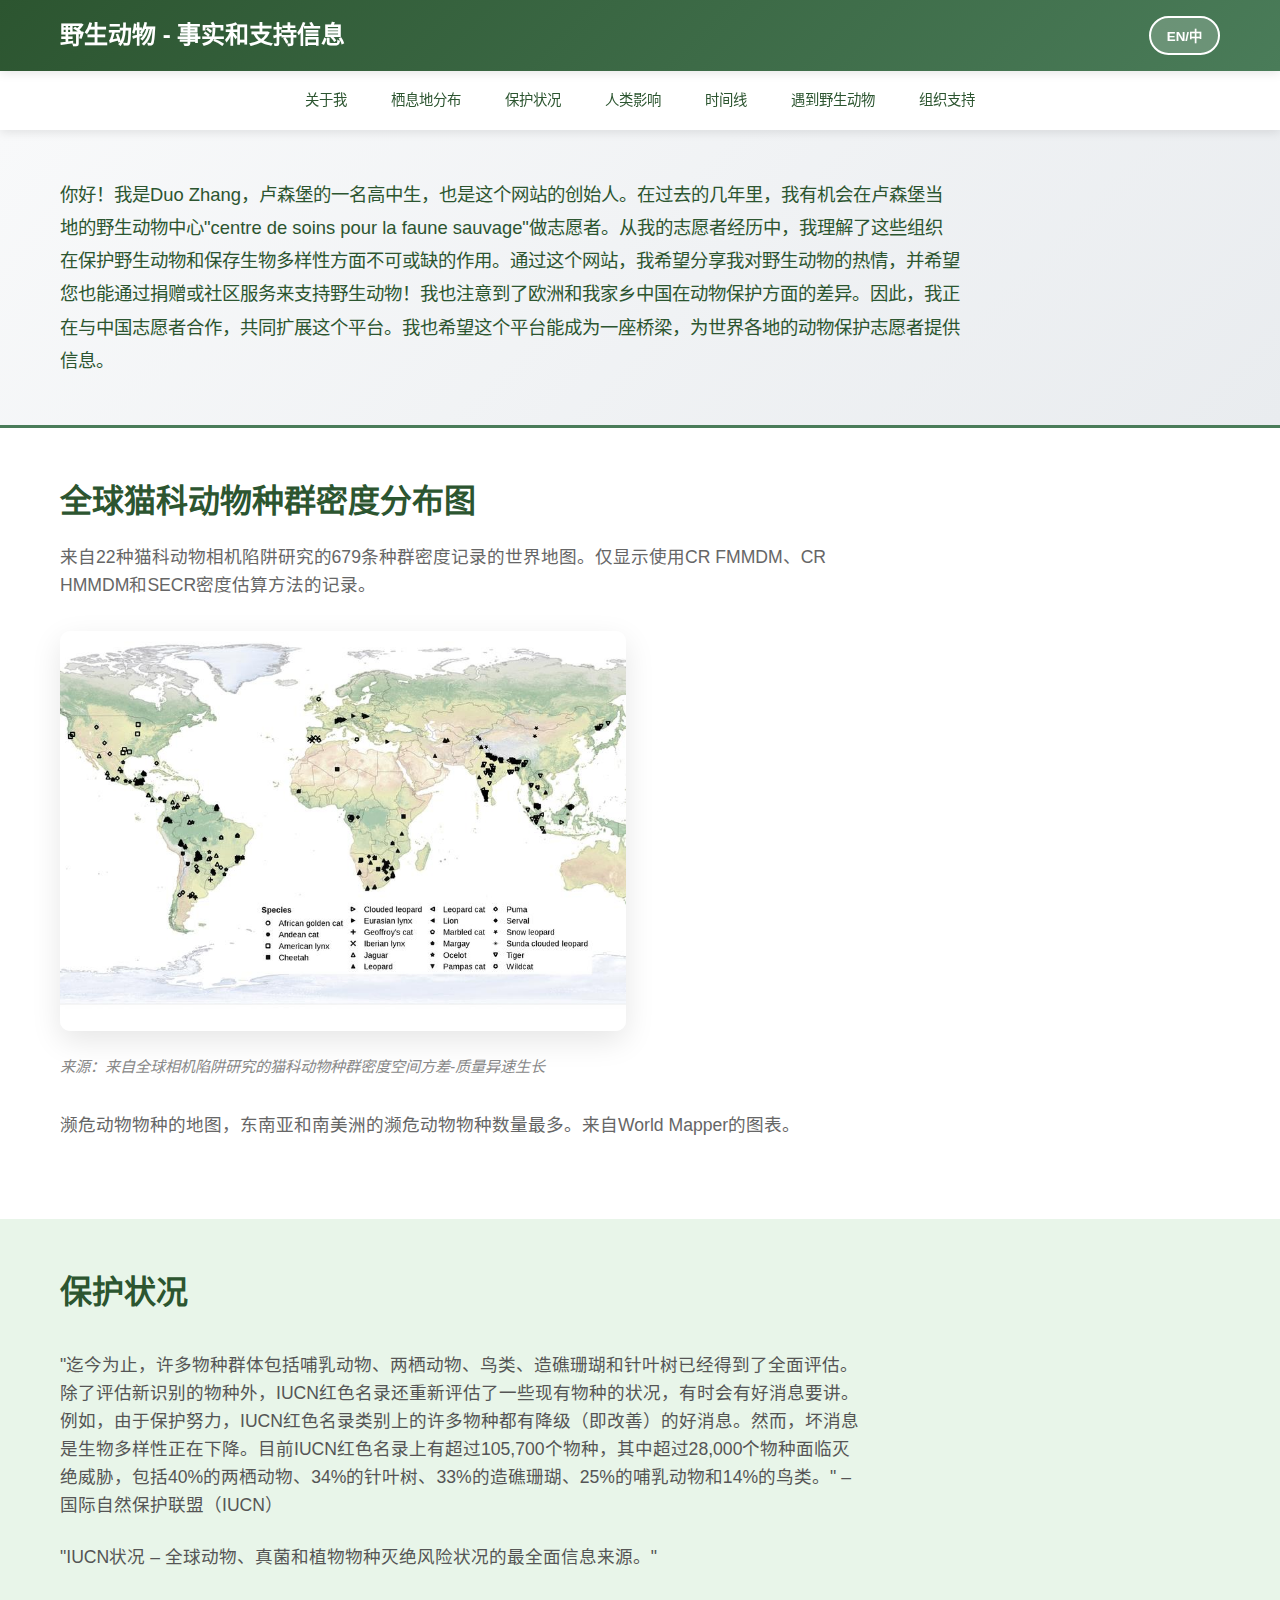
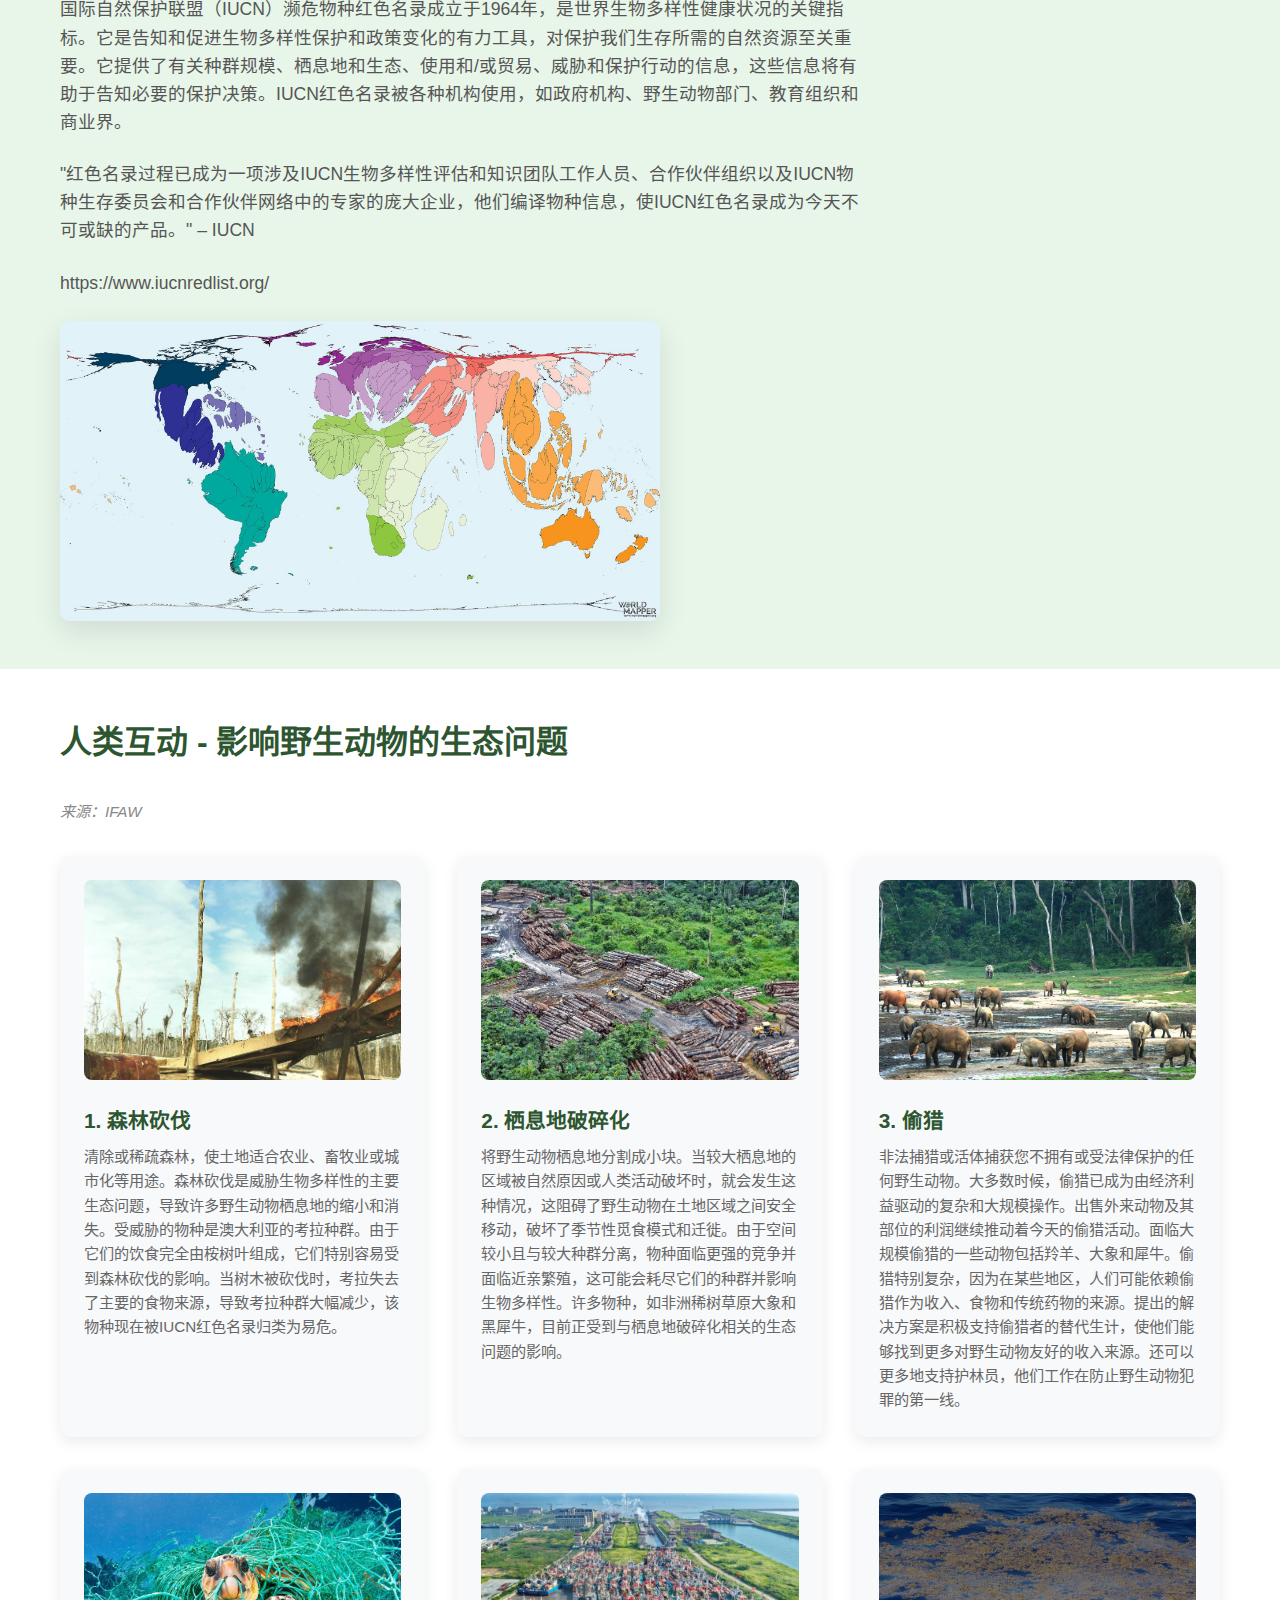
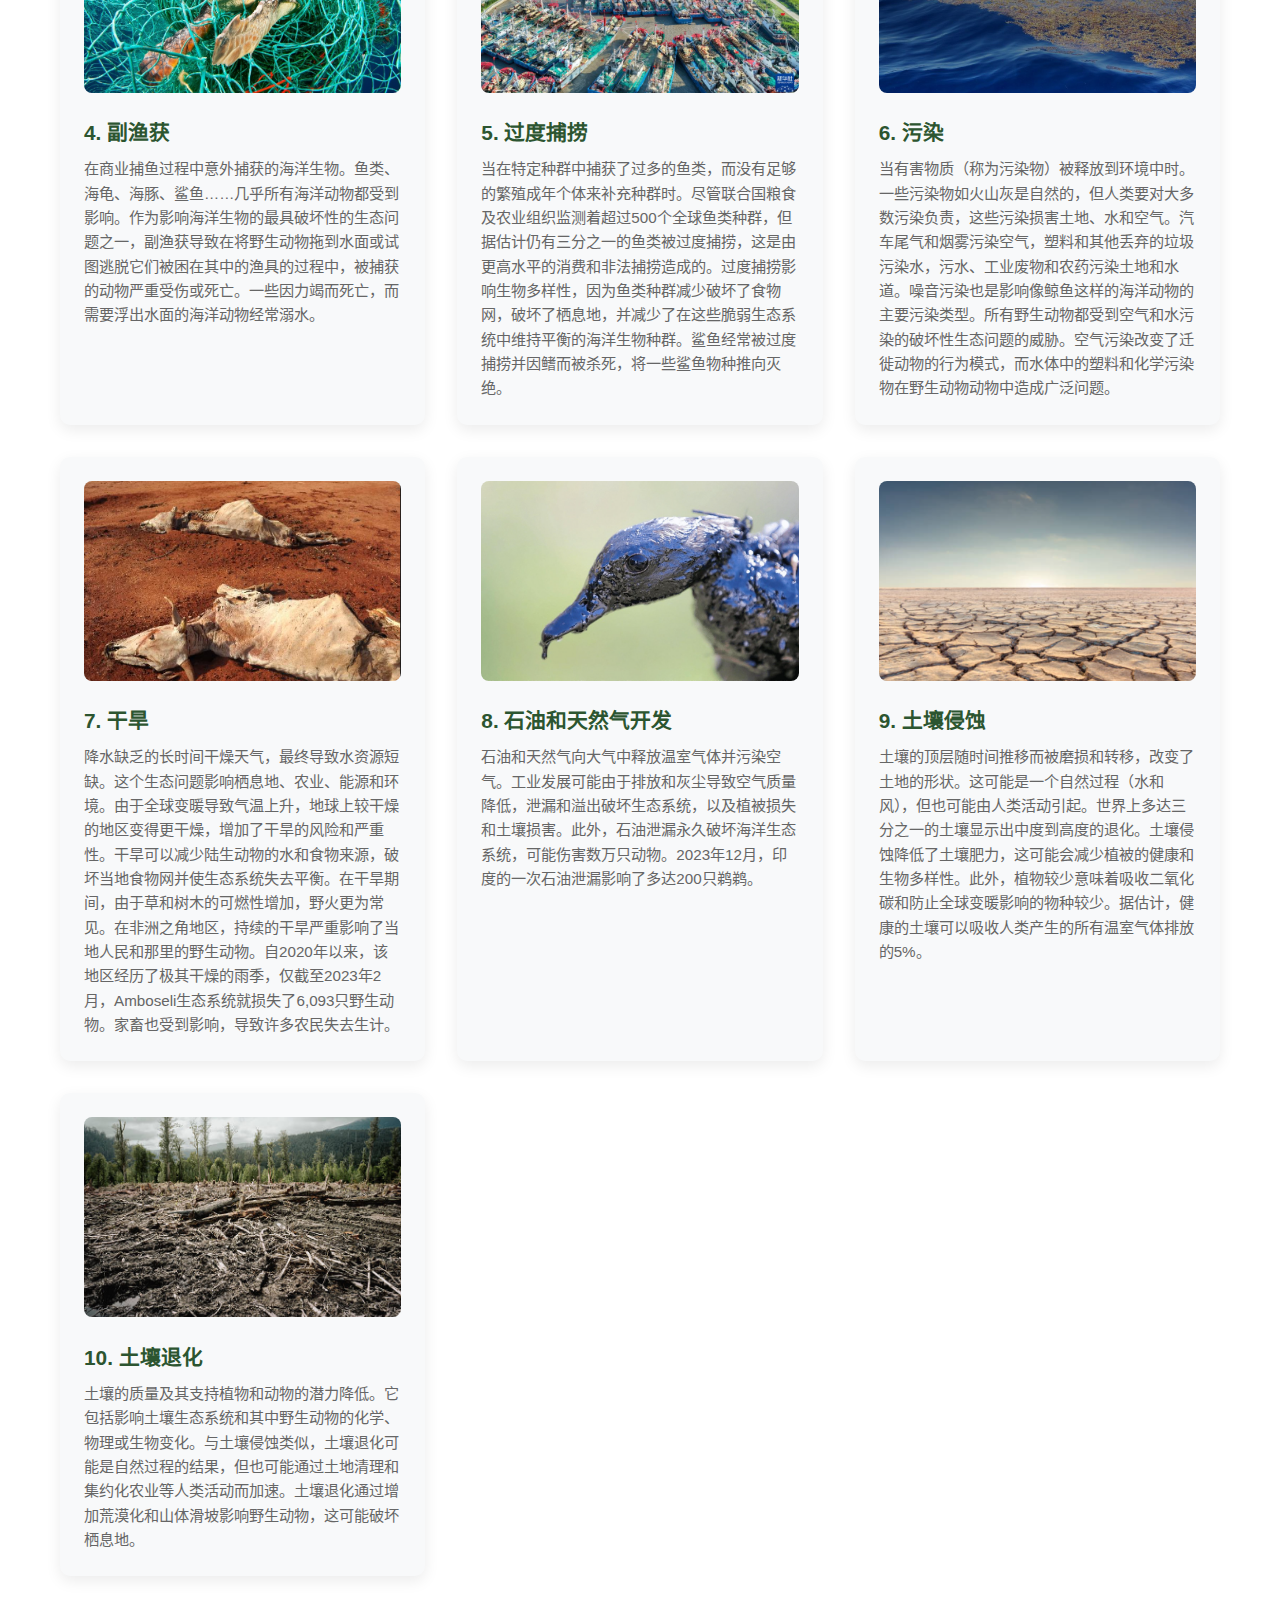
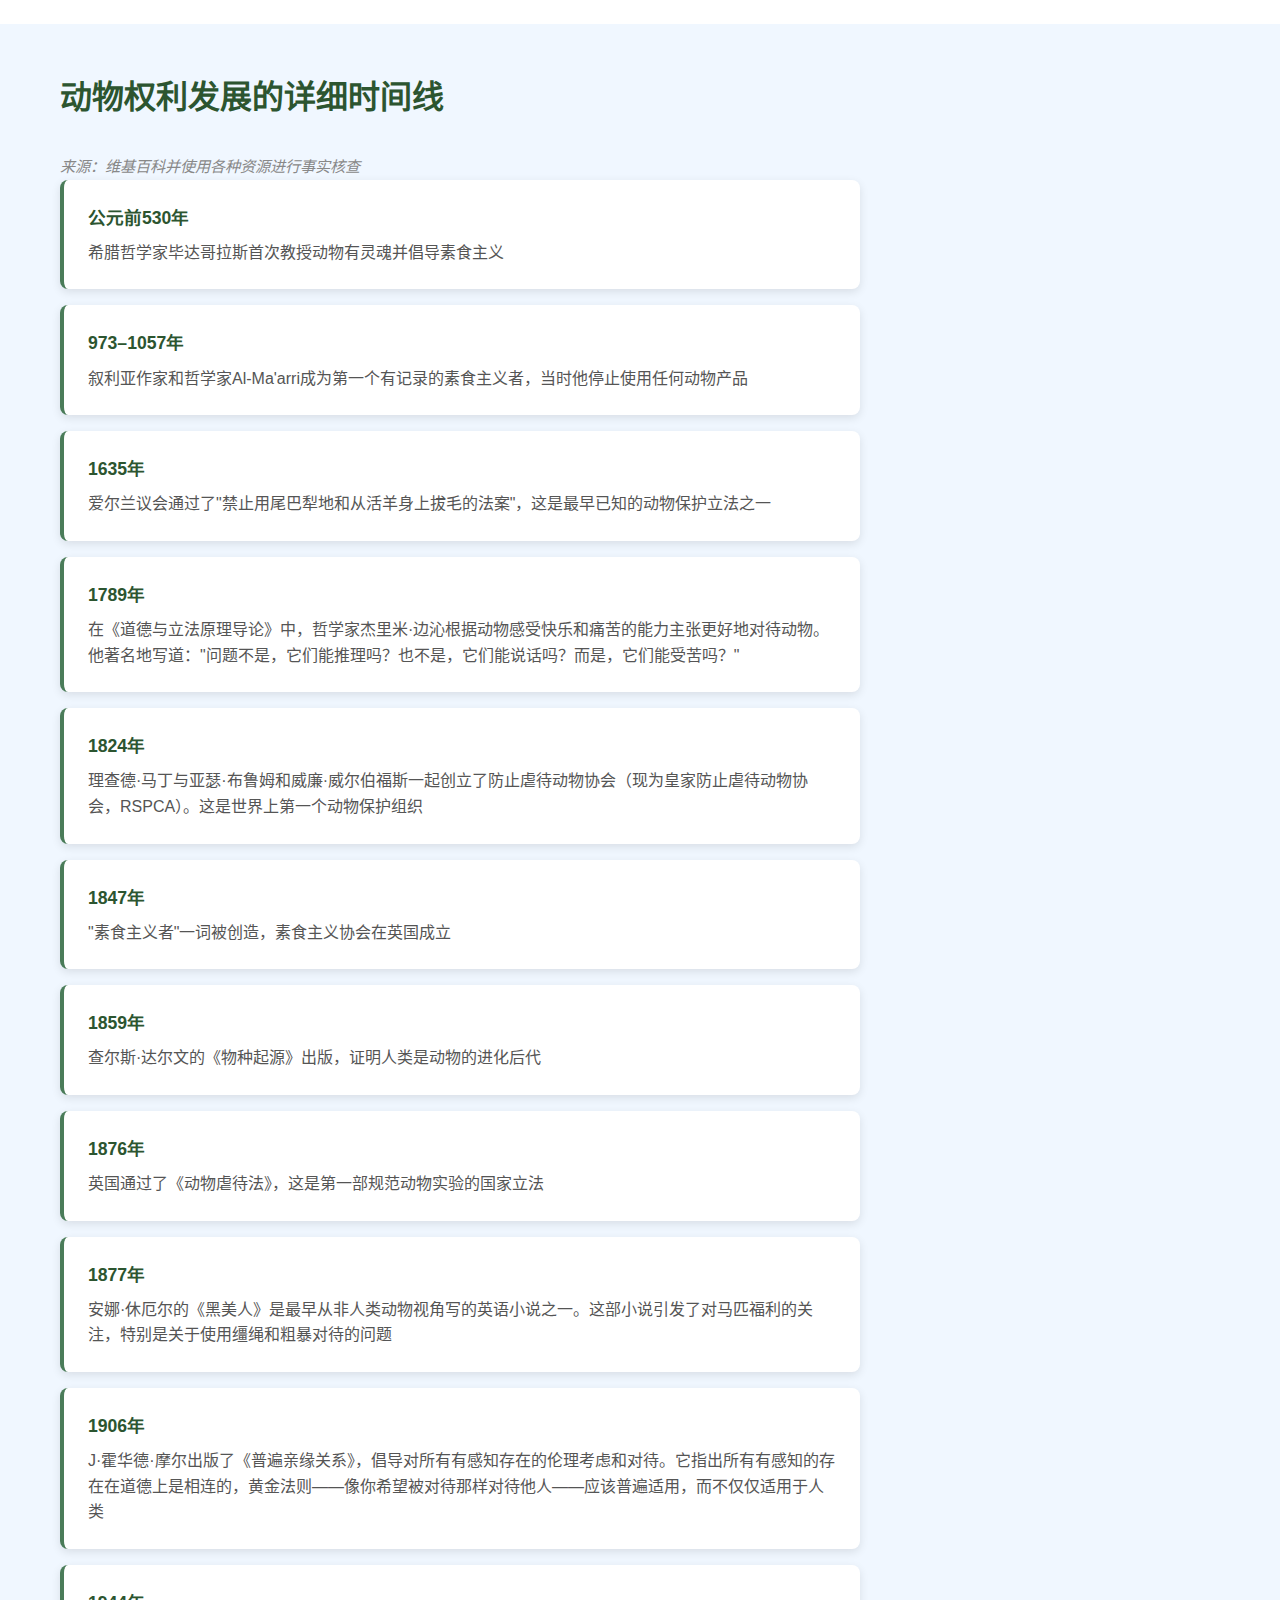
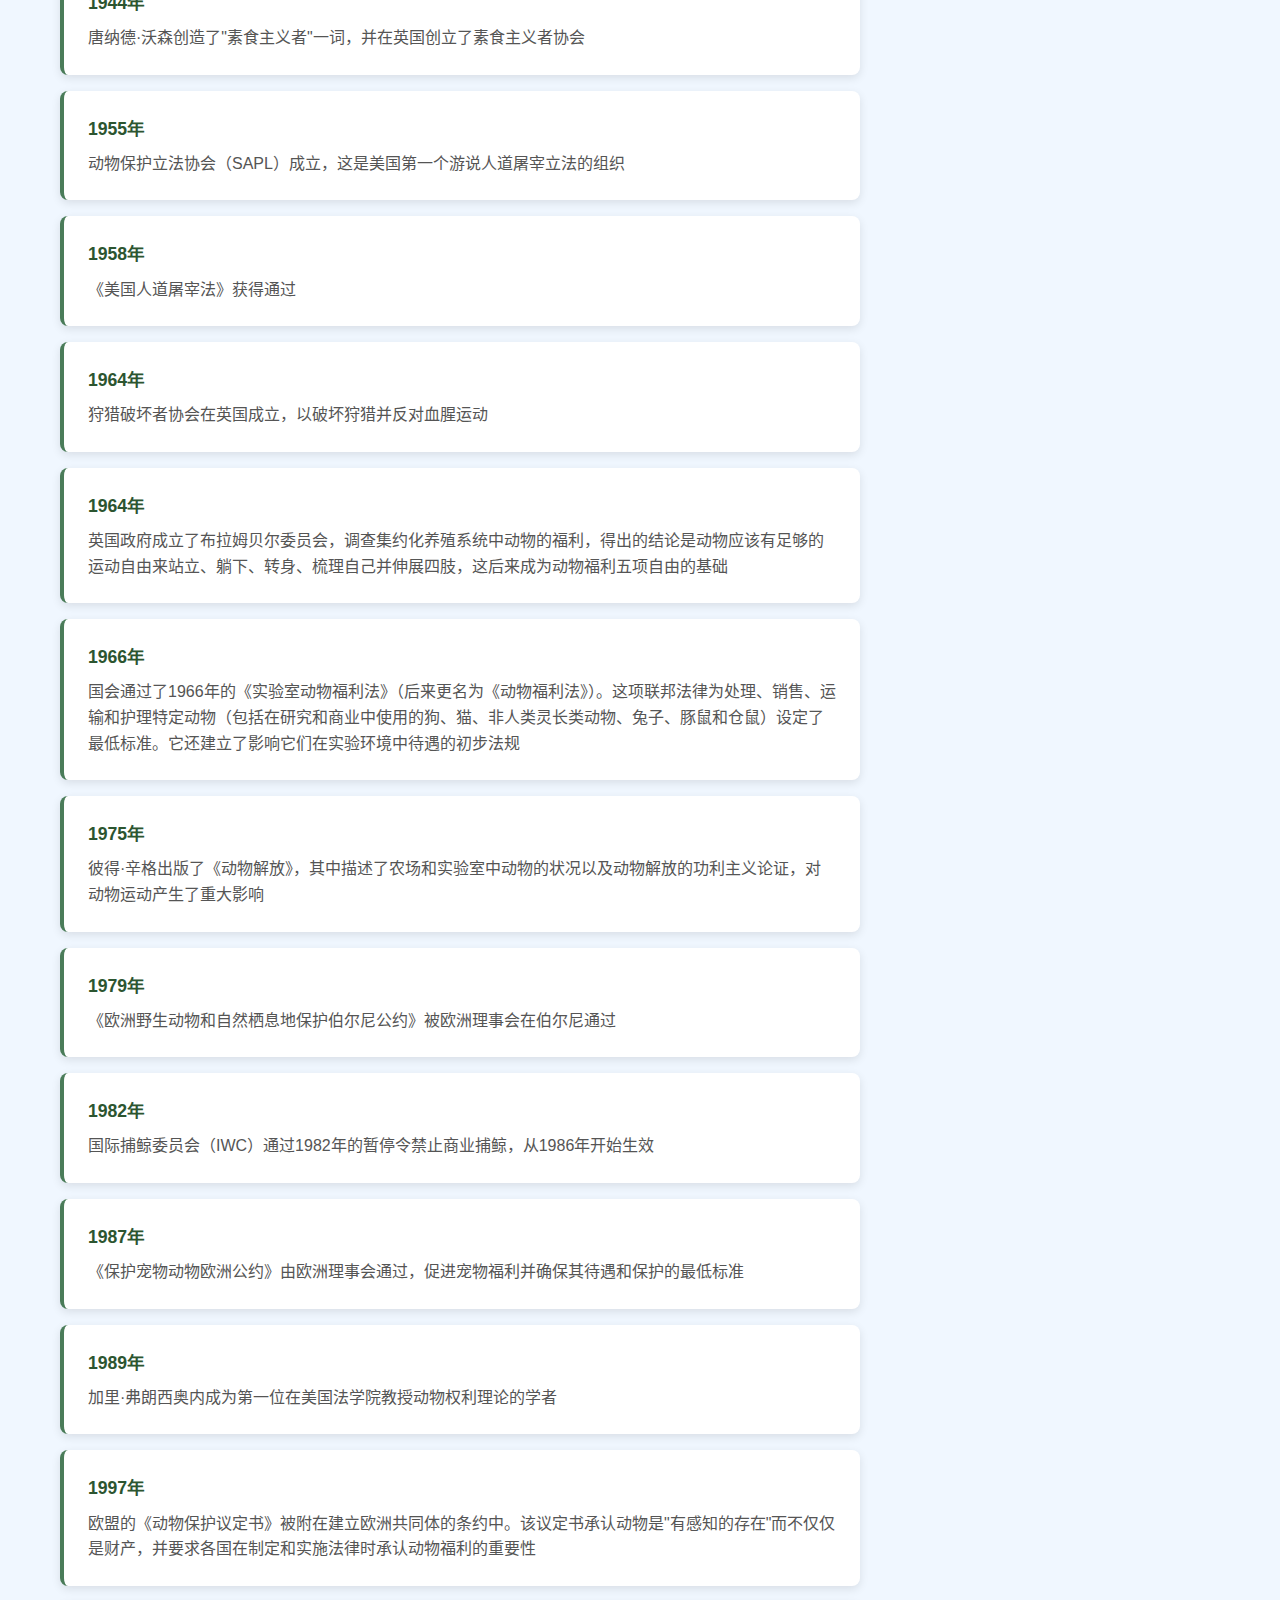
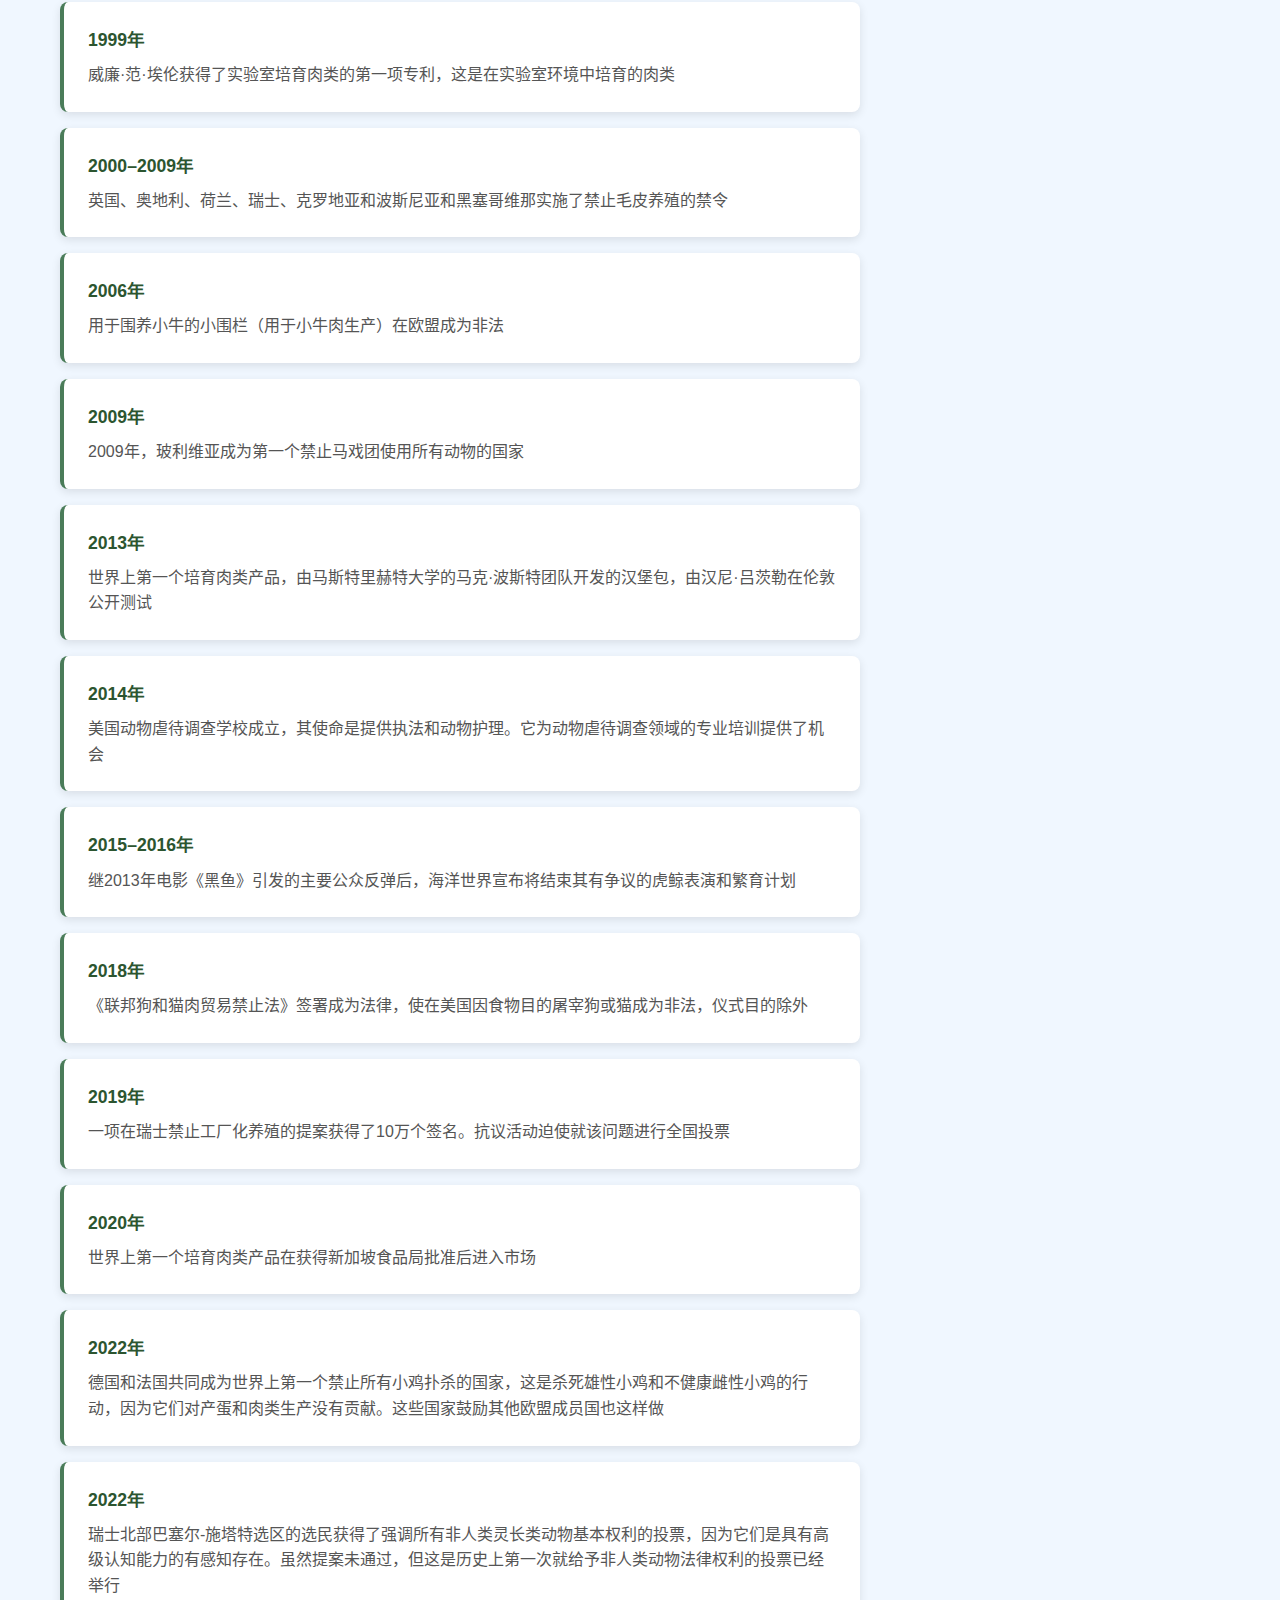
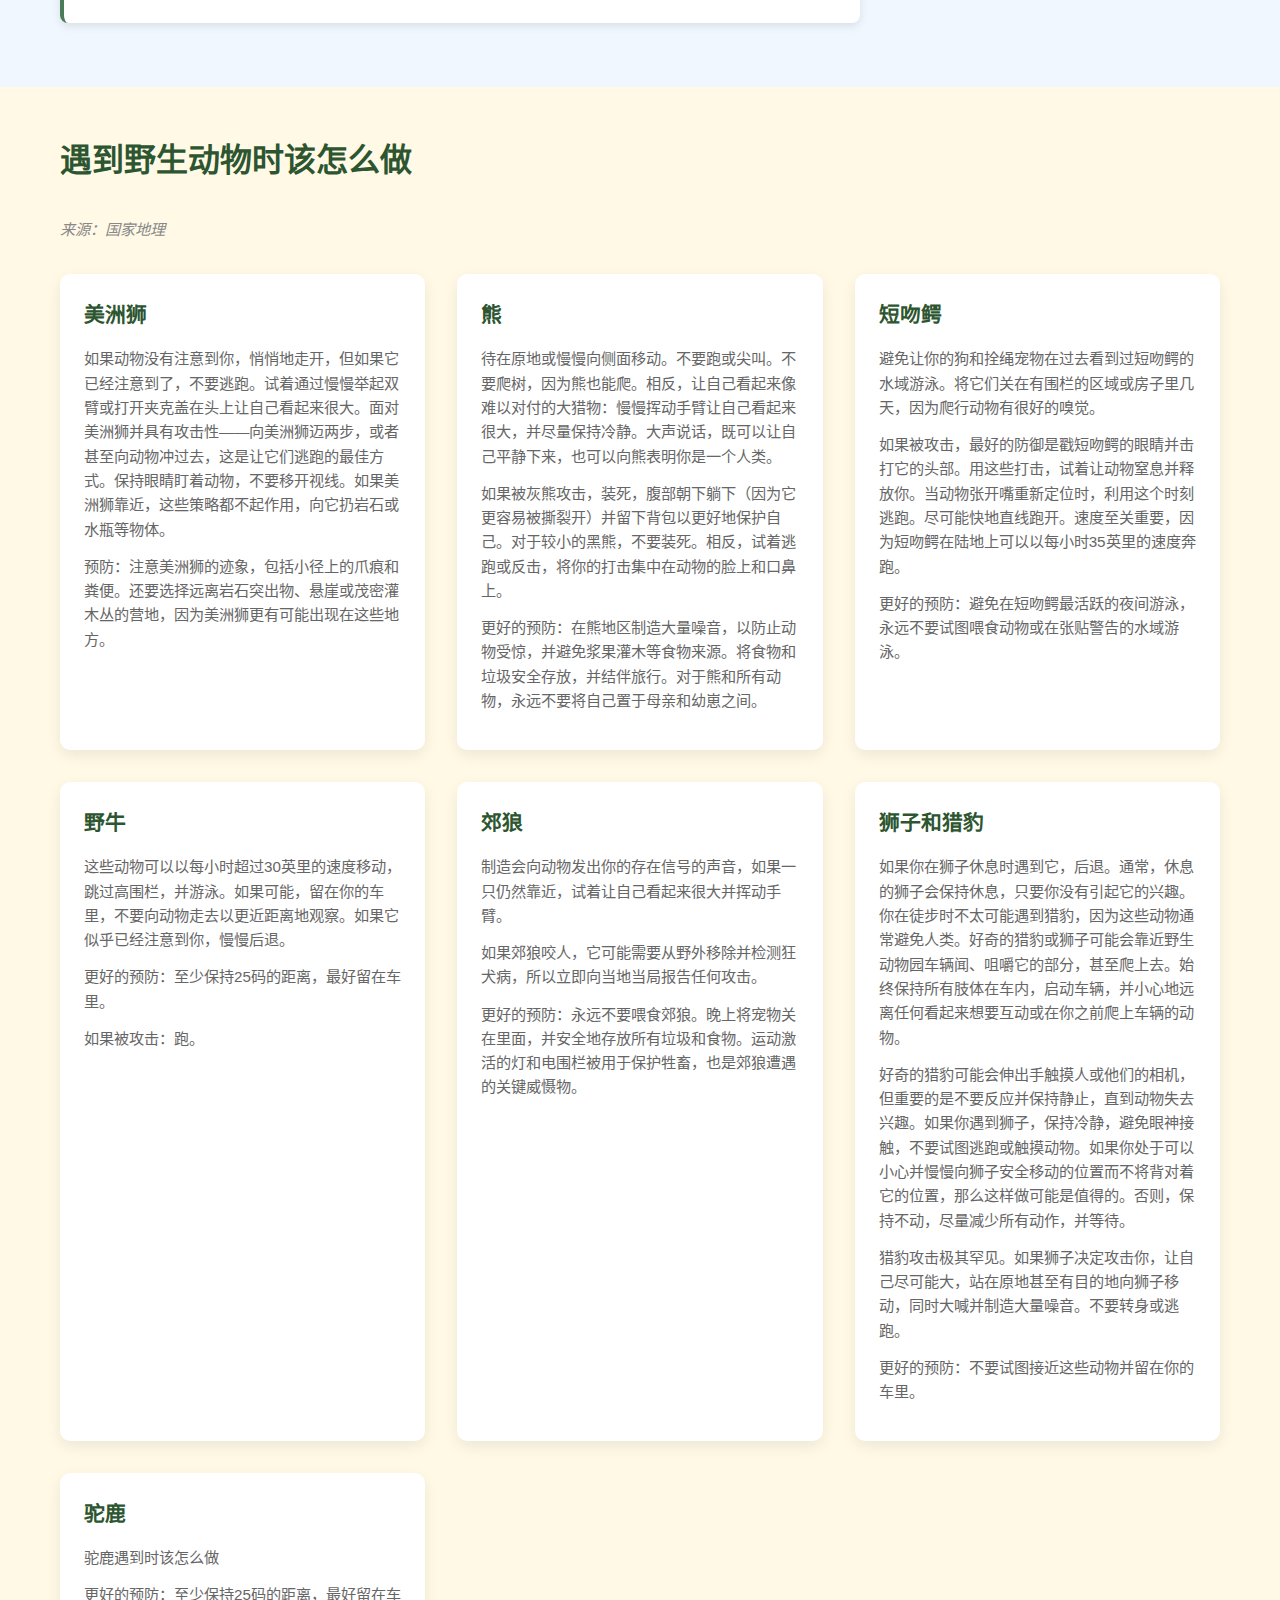
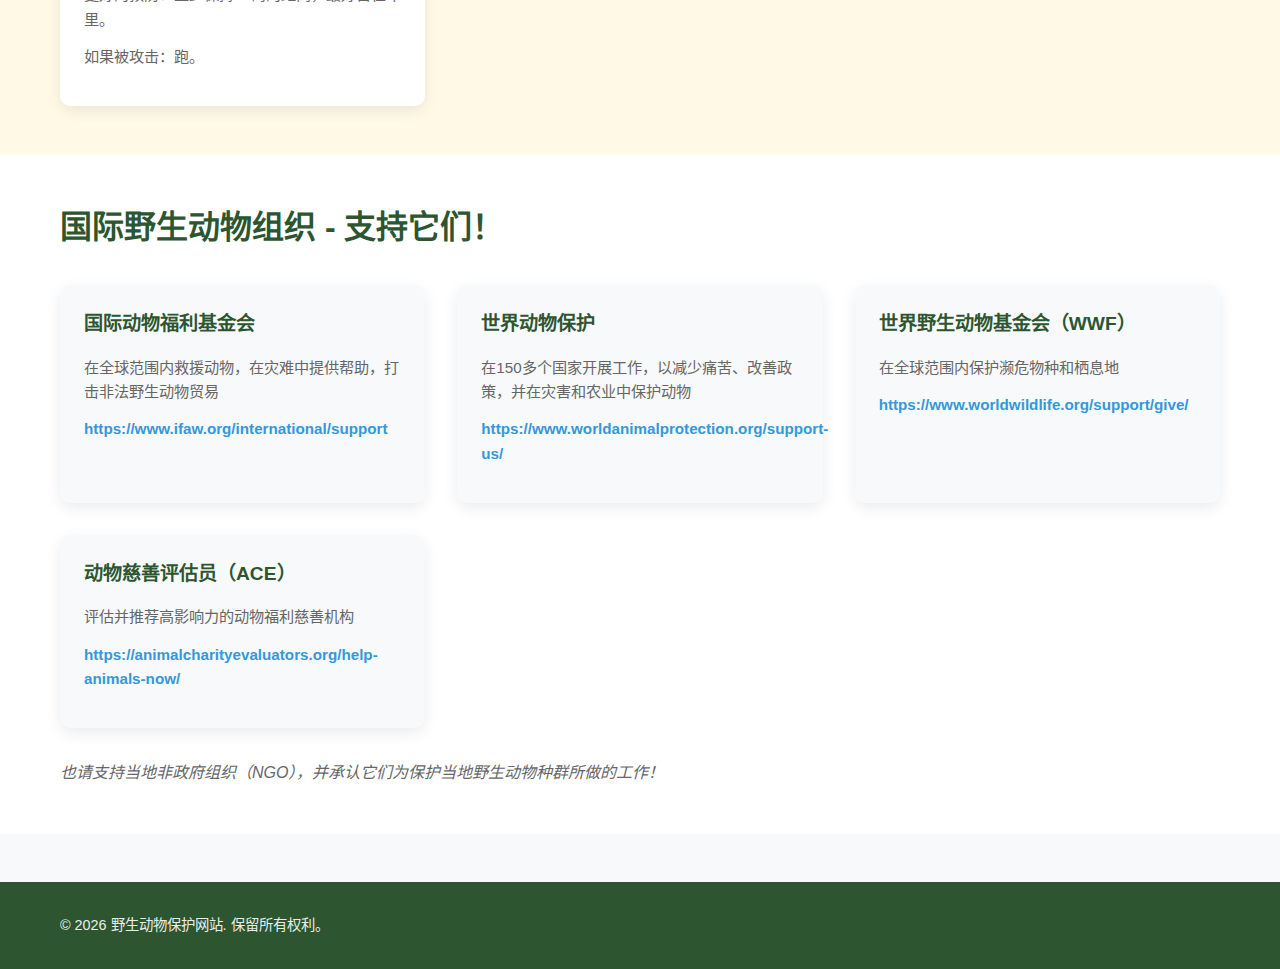
<file: index.html>
<!DOCTYPE html>
<html lang="zh-CN">
<head>
    <meta charset="UTF-8">
    <meta name="viewport" content="width=device-width, initial-scale=1.0">
    <title id="page-title">动物栖息地与分布</title>
    <link rel="stylesheet" href="styles.css">
</head>
<body>
    <header>
        <div class="container">
            <h1 id="main-title">动物栖息地与分布</h1>
            <nav>
                <button id="lang-toggle" class="btn">EN/中</button>
            </nav>
        </div>
    </header>

    <nav class="tab-nav">
        <div class="container">
            <a href="#about" class="tab-link active" id="tab-about">关于我</a>
            <a href="#hero" class="tab-link" id="tab-hero">栖息地分布</a>
            <a href="#conservation" class="tab-link" id="tab-conservation">保护状况</a>
            <a href="#human-impact" class="tab-link" id="tab-human-impact">人类影响</a>
            <a href="#timeline" class="tab-link" id="tab-timeline">时间线</a>
            <a href="#wildlife-encounters" class="tab-link" id="tab-wildlife-encounters">遇到野生动物</a>
            <a href="#organizations" class="tab-link" id="tab-organizations">组织支持</a>
        </div>
    </nav>

    <main>
        <section id="about" class="about">
            <div class="container">
                <p id="about-content">你好！我是Duo Zhang，卢森堡的一名高中生，也是这个网站的创始人。在过去的几年里，我有机会在卢森堡当地的野生动物中心"centre de soins pour la faune sauvage"做志愿者。从我的志愿者经历中，我理解了这些组织在保护野生动物和保存生物多样性方面不可或缺的作用。通过这个网站，我希望分享我对野生动物的热情，并希望您也能通过捐赠或社区服务来支持野生动物！我也注意到了欧洲和我家乡中国在动物保护方面的差异。因此，我正在与中国志愿者合作，共同扩展这个平台。我也希望这个平台能成为一座桥梁，为世界各地的动物保护志愿者提供信息。</p>
            </div>
        </section>

        <section id="hero" class="hero">
            <div class="container">
                <h2 id="hero-title">全球猫科动物种群密度分布图</h2>
                <p id="hero-desc">来自22种猫科动物相机陷阱研究的679条种群密度记录的世界地图。仅显示使用CR FMMDM、CR HMMDM和SECR密度估算方法的记录。</p>
                <img src="images/habitat-map.jpg" alt="猫科动物分布图" class="hero-image" onerror="this.onerror=null; this.src='data:image/svg+xml;utf8,<svg xmlns=\'http://www.w3.org/2000/svg\' width=\'800\' height=\'500\' viewBox=\'0 0 800 500\'><rect width=\'800\' height=\'500\' fill=\'%234a7c59\'/><text x=\'400\' y=\'250\' font-family=\'Arial, sans-serif\' font-size=\'30\' fill=\'white\' text-anchor=\'middle\'>Habitat Map</text></svg>';">
                <p id="hero-source">来源：来自全球相机陷阱研究的猫科动物种群密度空间方差-质量异速生长</p>
                <p id="cartogram-desc">濒危动物物种的地图，东南亚和南美洲的濒危动物物种数量最多。来自World Mapper的图表。</p>
            </div>
        </section>

        <section id="conservation" class="conservation">
            <div class="container">
                <h2 id="conservation-title">保护状况</h2>
                <p id="conservation-quote">"迄今为止，许多物种群体包括哺乳动物、两栖动物、鸟类、造礁珊瑚和针叶树已经得到了全面评估。除了评估新识别的物种外，IUCN红色名录还重新评估了一些现有物种的状况，有时会有好消息要讲。例如，由于保护努力，IUCN红色名录类别上的许多物种都有降级（即改善）的好消息。然而，坏消息是生物多样性正在下降。目前IUCN红色名录上有超过105,700个物种，其中超过28,000个物种面临灭绝威胁，包括40%的两栖动物、34%的针叶树、33%的造礁珊瑚、25%的哺乳动物和14%的鸟类。" – 国际自然保护联盟（IUCN）</p>
                <p id="conservation-detail">"IUCN状况 – 全球动物、真菌和植物物种灭绝风险状况的最全面信息来源。"</p>
                <p id="conservation-text">国际自然保护联盟（IUCN）濒危物种红色名录成立于1964年，是世界生物多样性健康状况的关键指标。它是告知和促进生物多样性保护和政策变化的有力工具，对保护我们生存所需的自然资源至关重要。它提供了有关种群规模、栖息地和生态、使用和/或贸易、威胁和保护行动的信息，这些信息将有助于告知必要的保护决策。IUCN红色名录被各种机构使用，如政府机构、野生动物部门、教育组织和商业界。</p>
                <p id="conservation-process">"红色名录过程已成为一项涉及IUCN生物多样性评估和知识团队工作人员、合作伙伴组织以及IUCN物种生存委员会和合作伙伴网络中的专家的庞大企业，他们编译物种信息，使IUCN红色名录成为今天不可或缺的产品。" – IUCN</p>
                <p id="conservation-link">https://www.iucnredlist.org/</p>
                <img src="images/endangered-species.jpg" alt="濒危物种" class="conservation-image" onerror="this.onerror=null; this.src='data:image/svg+xml;utf8,<svg xmlns=\'http://www.w3.org/2000/svg\' width=\'600\' height=\'400\' viewBox=\'0 0 600 400\'><rect width=\'600\' height=\'400\' fill=\'%23e74c3c\'/><text x=\'300\' y=\'200\' font-family=\'Arial, sans-serif\' font-size=\'30\' fill=\'white\' text-anchor=\'middle\'>Endangered Species</text></svg>';">
            </div>
        </section>

        <section id="human-impact" class="human-impact">
            <div class="container">
                <h2 id="human-impact-title">人类互动：影响野生动物的生态问题</h2>
                <p id="human-impact-source">来源：IFAW</p>
                
                <div class="impact-grid">
                    <div class="impact-card">
                        <img src="images/deforestation.jpg" alt="森林砍伐：Deforestation" class="impact-img" onerror="this.onerror=null; this.src='data:image/svg+xml;utf8,<svg xmlns=\'http://www.w3.org/2000/svg\' width=\'400\' height=\'300\' viewBox=\'0 0 400 300\'><rect width=\'400\' height=\'300\' fill=\'%23f39c12\'/><text x=\'200\' y=\'150\' font-family=\'Arial, sans-serif\' font-size=\'24\' fill=\'white\' text-anchor=\'middle\'>Deforestation</text></svg>';">
                        <h3 id="impact-title1">1. 森林砍伐：Deforestation</h3>
                        <p id="impact-desc1">清除或稀疏森林，使土地适合农业、畜牧业或城市化等用途。森林砍伐是威胁生物多样性的主要生态问题，导致许多野生动物栖息地的缩小和消失。受威胁的物种是澳大利亚的考拉种群。由于它们的饮食完全由桉树叶组成，它们特别容易受到森林砍伐的影响。当树木被砍伐时，考拉失去了主要的食物来源，导致考拉种群大幅减少，该物种现在被IUCN红色名录归类为易危。</p>
                    </div>
                    
                    <div class="impact-card">
                        <img src="images/habitat-fragmentation.jpg" alt="栖息地破碎化" class="impact-img" onerror="this.onerror=null; this.src='data:image/svg+xml;utf8,<svg xmlns=\'http://www.w3.org/2000/svg\' width=\'400\' height=\'300\' viewBox=\'0 0 400 300\'><rect width=\'400\' height=\'300\' fill=\'%23e67e22\'/><text x=\'200\' y=\'150\' font-family=\'Arial, sans-serif\' font-size=\'24\' fill=\'white\' text-anchor=\'middle\'>Habitat Fragmentation</text></svg>';">
                        <h3 id="impact-title2">2. 栖息地破碎化：Habitat Fragmentation</h3>
                        <p id="impact-desc2">将野生动物栖息地分割成小块。当较大栖息地的区域被自然原因或人类活动破坏时，就会发生这种情况，这阻碍了野生动物在土地区域之间安全移动，破坏了季节性觅食模式和迁徙。由于空间较小且与较大种群分离，物种面临更强的竞争并面临近亲繁殖，这可能会耗尽它们的种群并影响生物多样性。许多物种，如非洲稀树草原大象和黑犀牛，目前正受到与栖息地破碎化相关的生态问题的影响。</p>
                    </div>
                    
                    <div class="impact-card">
                        <img src="images/poaching.jpg" alt="偷猎：Poaching" class="impact-img" onerror="this.onerror=null; this.src='data:image/svg+xml;utf8,<svg xmlns=\'http://www.w3.org/2000/svg\' width=\'400\' height=\'300\' viewBox=\'0 0 400 300\'><rect width=\'400\' height=\'300\' fill=\'%23c0392b\'/><text x=\'200\' y=\'150\' font-family=\'Arial, sans-serif\' font-size=\'24\' fill=\'white\' text-anchor=\'middle\'>Poaching</text></svg>';">
                        <h3 id="impact-title3">3. 偷猎：Poaching</h3>
                        <p id="impact-desc3">非法捕猎或活体捕获您不拥有或受法律保护的任何野生动物。大多数时候，偷猎已成为由经济利益驱动的复杂和大规模操作。出售外来动物及其部位的利润继续推动着今天的偷猎活动。面临大规模偷猎的一些动物包括羚羊、大象和犀牛。偷猎特别复杂，因为在某些地区，人们可能依赖偷猎作为收入、食物和传统药物的来源。提出的解决方案是积极支持偷猎者的替代生计，使他们能够找到更多对野生动物友好的收入来源。还可以更多地支持护林员，他们工作在防止野生动物犯罪的第一线。</p>
                    </div>
                    
                    <div class="impact-card">
                        <img src="images/bycatch.jpg" alt="副渔获：Bycatch" class="impact-img" onerror="this.onerror=null; this.src='data:image/svg+xml;utf8,<svg xmlns=\'http://www.w3.org/2000/svg\' width=\'400\' height=\'300\' viewBox=\'0 0 400 300\'><rect width=\'400\' height=\'300\' fill=\'%233498db\'/><text x=\'200\' y=\'150\' font-family=\'Arial, sans-serif\' font-size=\'24\' fill=\'white\' text-anchor=\'middle\'>Bycatch</text></svg>';">
                        <h3 id="impact-title4">4. 副渔获</h3>
                        <p id="impact-desc4">在商业捕鱼过程中意外捕获的海洋生物。鱼类、海龟、海豚、鲨鱼……几乎所有海洋动物都受到影响。作为影响海洋生物的最具破坏性的生态问题之一，副渔获导致在将野生动物拖到水面或试图逃脱它们被困在其中的渔具的过程中，被捕获的动物严重受伤或死亡。一些因力竭而死亡，而需要浮出水面的海洋动物经常溺水。</p>
                    </div>
                    
                    <div class="impact-card">
                        <img src="images/overfishing.jpg" alt="过度捕捞" class="impact-img" onerror="this.onerror=null; this.src='data:image/svg+xml;utf8,<svg xmlns=\'http://www.w3.org/2000/svg\' width=\'400\' height=\'300\' viewBox=\'0 0 400 300\'><rect width=\'400\' height=\'300\' fill=\'%232980b9\'/><text x=\'200\' y=\'150\' font-family=\'Arial, sans-serif\' font-size=\'24\' fill=\'white\' text-anchor=\'middle\'>Overfishing</text></svg>';">
                        <h3 id="impact-title5">5. 过度捕捞：Overfishing</h3>
                        <p id="impact-desc5">当在特定种群中捕获了过多的鱼类，而没有足够的繁殖成年个体来补充种群时。尽管联合国粮食及农业组织监测着超过500个全球鱼类种群，但据估计仍有三分之一的鱼类被过度捕捞，这是由更高水平的消费和非法捕捞造成的。过度捕捞影响生物多样性，因为鱼类种群减少破坏了食物网，破坏了栖息地，并减少了在这些脆弱生态系统中维持平衡的海洋生物种群。鲨鱼经常被过度捕捞并因鳍而被杀死，将一些鲨鱼物种推向灭绝。</p>
                    </div>
                    
                    <div class="impact-card">
                        <img src="images/pollution.jpg" alt="污染" class="impact-img" onerror="this.onerror=null; this.src='data:image/svg+xml;utf8,<svg xmlns=\'http://www.w3.org/2000/svg\' width=\'400\' height=\'300\' viewBox=\'0 0 400 300\'><rect width=\'400\' height=\'300\' fill=\'%238e44ad\'/><text x=\'200\' y=\'150\' font-family=\'Arial, sans-serif\' font-size=\'24\' fill=\'white\' text-anchor=\'middle\'>Pollution</text></svg>';">
                        <h3 id="impact-title6">6. 污染</h3>
                        <p id="impact-desc6">当有害物质（称为污染物）被释放到环境中时。一些污染物如火山灰是自然的，但人类要对大多数污染负责，这些污染损害土地、水和空气。汽车尾气和烟雾污染空气，塑料和其他丢弃的垃圾污染水，污水、工业废物和农药污染土地和水道。噪音污染也是影响像鲸鱼这样的海洋动物的主要污染类型。所有野生动物都受到空气和水污染的破坏性生态问题的威胁。空气污染改变了迁徙动物的行为模式，而水体中的塑料和化学污染物在野生动物动物中造成广泛问题。</p>
                    </div>
                    
                    <div class="impact-card">
                        <img src="images/drought.jpg" alt="干旱：Droughts" class="impact-img" onerror="this.onerror=null; this.src='data:image/svg+xml;utf8,<svg xmlns=\'http://www.w3.org/2000/svg\' width=\'400\' height=\'300\' viewBox=\'0 0 400 300\'><rect width=\'400\' height=\'300\' fill=\'%23e67e22\'/><text x=\'200\' y=\'150\' font-family=\'Arial, sans-serif\' font-size=\'24\' fill=\'white\' text-anchor=\'middle\'>Droughts</text></svg>';">
                        <h3 id="impact-title7">7. 干旱</h3>
                        <p id="impact-desc7">降水缺乏的长时间干燥天气，最终导致水资源短缺。这个生态问题影响栖息地、农业、能源和环境。由于全球变暖导致气温上升，地球上较干燥的地区变得更干燥，增加了干旱的风险和严重性。干旱可以减少陆生动物的水和食物来源，破坏当地食物网并使生态系统失去平衡。在干旱期间，由于草和树木的可燃性增加，野火更为常见。在非洲之角地区，持续的干旱严重影响了当地人民和那里的野生动物。自2020年以来，该地区经历了极其干燥的雨季，仅截至2023年2月，Amboseli生态系统就损失了6,093只野生动物。家畜也受到影响，导致许多农民失去生计。</p>
                    </div>
                    
                    <div class="impact-card">
                        <img src="images/oil-gas-development.jpg" alt="石油和天然气开发" class="impact-img" onerror="this.onerror=null; this.src='data:image/svg+xml;utf8,<svg xmlns=\'http://www.w3.org/2000/svg\' width=\'400\' height=\'300\' viewBox=\'0 0 400 300\'><rect width=\'400\' height=\'300\' fill=\'%2334495e\'/><text x=\'200\' y=\'150\' font-family=\'Arial, sans-serif\' font-size=\'24\' fill=\'white\' text-anchor=\'middle\'>Oil & Gas</text></svg>';">
                        <h3 id="impact-title8">8. 石油和天然气开发</h3>
                        <p id="impact-desc8">石油和天然气向大气中释放温室气体并污染空气。工业发展可能由于排放和灰尘导致空气质量降低，泄漏和溢出破坏生态系统，以及植被损失和土壤损害。此外，石油泄漏永久破坏海洋生态系统，可能伤害数万只动物。2023年12月，印度的一次石油泄漏影响了多达200只鹈鹈。</p>
                    </div>
                    
                    <div class="impact-card">
                        <img src="images/soil-erosion.jpg" alt="土壤侵蚀：Soil Erosion" class="impact-img" onerror="this.onerror=null; this.src='data:image/svg+xml;utf8,<svg xmlns=\'http://www.w3.org/2000/svg\' width=\'400\' height=\'300\' viewBox=\'0 0 400 300\'><rect width=\'400\' height=\'300\' fill=\'%23d35400\'/><text x=\'200\' y=\'150\' font-family=\'Arial, sans-serif\' font-size=\'24\' fill=\'white\' text-anchor=\'middle\'>Soil Erosion</text></svg>';">
                        <h3 id="impact-title9">9. 土壤侵蚀：Soil Erosion</h3>
                        <p id="impact-desc9">土壤的顶层随时间推移而被磨损和转移，改变了土地的形状。这可能是一个自然过程（水和风），但也可能由人类活动引起。世界上多达三分之一的土壤显示出中度到高度的退化。土壤侵蚀降低了土壤肥力，这可能会减少植被的健康和生物多样性。此外，植物较少意味着吸收二氧化碳和防止全球变暖影响的物种较少。据估计，健康的土壤可以吸收人类产生的所有温室气体排放的5%。</p>
                    </div>
                    
                    <div class="impact-card">
                        <img src="images/soil-degradation.jpg" alt="土壤退化：Soil Degradation" class="impact-img" onerror="this.onerror=null; this.src='data:image/svg+xml;utf8,<svg xmlns=\'http://www.w3.org/2000/svg\' width=\'400\' height=\'300\' viewBox=\'0 0 400 300\'><rect width=\'400\' height=\'300\' fill=\'%23c0392b\'/><text x=\'200\' y=\'150\' font-family=\'Arial, sans-serif\' font-size=\'24\' fill=\'white\' text-anchor=\'middle\'>Soil Degradation</text></svg>';">
                        <h3 id="impact-title10">10. 土壤退化</h3>
                        <p id="impact-desc10">土壤的质量及其支持植物和动物的潜力降低。它包括影响土壤生态系统和其中野生动物的化学、物理或生物变化。与土壤侵蚀类似，土壤退化可能是自然过程的结果，但也可能通过土地清理和集约化农业等人类活动而加速。土壤退化通过增加荒漠化和山体滑坡影响野生动物，这可能破坏栖息地。</p>
                    </div>
                </div>
            </div>
        </section>

        <section id="timeline" class="timeline">
            <div class="container">
                <h2 id="timeline-title">动物权利发展的详细时间线：Detailed Timeline on Development of Animal Rights</h2>
                <p id="timeline-source">来源：维基百科并使用各种资源进行事实核查：Source: Wikipedia and fact-checked using various resources</p>
                <div class="timeline-container">
                    <div class="timeline-item" id="timeline-item1">
                        <div class="timeline-year">公元前530年：c. 530 BCE</div>
                        <div class="timeline-event">希腊哲学家毕达哥拉斯首次教授动物有灵魂并倡导素食主义：Greek philosopher Pythagoras was the first to teach that animals had souls and advocate for vegetarianism</div>
                    </div>
                    <div class="timeline-item" id="timeline-item2">
                        <div class="timeline-year">973–1057年：973–1057</div>
                        <div class="timeline-event">叙利亚作家和哲学家Al-Ma'arri成为第一个有记录的素食主义者，当时他停止使用任何动物产品：Syrian writer and philosopher Al-Ma'arri became the first documented vegan when he stopped using any animal products</div>
                    </div>
                    <div class="timeline-item" id="timeline-item3">
                        <div class="timeline-year">1635年：1635</div>
                        <div class="timeline-event">爱尔兰议会通过了"禁止用尾巴犁地和从活羊身上拔毛的法案"，这是最早已知的动物保护立法之一：The Parliament of Ireland passed "The Act against the Plowing by the Tayle, and pulling the Wooll off Living Sheep", one of the first known pieces of animal protection legislation</div>
                    </div>
                    <div class="timeline-item" id="timeline-item4">
                        <div class="timeline-year">1789年：1789</div>
                        <div class="timeline-event">在《道德与立法原理导论》中，哲学家杰里米·边沁根据动物感受快乐和痛苦的能力主张更好地对待动物。他著名地写道："问题不是，它们能推理吗？也不是，它们能说话吗？而是，它们能受苦吗？"：In An Introduction to the Principles of Morals and Legislation, philosopher Jeremy Bentham argued for better treatment of animals on the basis of their ability to feel pleasure and pain. He famously writes: "The question is not, Can they reason? nor, Can they talk? but, Can they suffer?"</div>
                    </div>
                    <div class="timeline-item" id="timeline-item5">
                        <div class="timeline-year">1824年：1824</div>
                        <div class="timeline-event">理查德·马丁与亚瑟·布鲁姆和威廉·威尔伯福斯一起创立了防止虐待动物协会（现为皇家防止虐待动物协会，RSPCA）。这是世界上第一个动物保护组织：Richard Martin, along with Arthur Broome and William Wilberforce, founded the Society for the Prevention of Cruelty to Animals (now the Royal Society for the Prevention of Cruelty to Animals, RSPCA). It is the world's first animal protection organization</div>
                    </div>
                    <div class="timeline-item" id="timeline-item6">
                        <div class="timeline-year">1847年：1847</div>
                        <div class="timeline-event">"素食主义者"一词被创造，素食主义协会在英国成立：The term "vegetarian" was devised and the Vegetarian Society was founded in Britain</div>
                    </div>
                    <div class="timeline-item" id="timeline-item7">
                        <div class="timeline-year">1859年：1859</div>
                        <div class="timeline-event">查尔斯·达尔文的《物种起源》出版，证明人类是动物的进化后代：Charles Darwin's On the Origin of Species was published, demonstrating that humans are the evolutionary descendants of animals</div>
                    </div>
                    <div class="timeline-item" id="timeline-item8">
                        <div class="timeline-year">1876年：1876</div>
                        <div class="timeline-event">英国通过了《动物虐待法》，这是第一部规范动物实验的国家立法：Britain passed the Cruelty to Animals Act, the first piece of national legislation to regulate animal experimentation</div>
                    </div>
                    <div class="timeline-item" id="timeline-item9">
                        <div class="timeline-year">1877年：1877</div>
                        <div class="timeline-event">安娜·休厄尔的《黑美人》是最早从非人类动物视角写的英语小说之一。这部小说引发了对马匹福利的关注，特别是关于使用缰绳和粗暴对待的问题：Anna Sewell's Black Beauty was one of the first English novels to be written from the perspective of a non-human animal. The novel spurred concern for the welfare of horses, especially regarding the use of bearing reins and harsh treatment</div>
                    </div>
                    <div class="timeline-item" id="timeline-item10">
                        <div class="timeline-year">1906年：1906</div>
                        <div class="timeline-event">J·霍华德·摩尔出版了《普遍亲缘关系》，倡导对所有有感知存在的伦理考虑和对待。它指出所有有感知的存在在道德上是相连的，黄金法则——像你希望被对待那样对待他人——应该普遍适用，而不仅仅适用于人类：J. Howard Moore published The Universal Kinship, which advocated for the ethical consideration and treatment of all sentient beings. It states that all sentient beings are morally connected and the Golden Rule – treat others as you would wish to be treated – should be applied universally and not just to humans</div>
                    </div>
                    <div class="timeline-item" id="timeline-item11">
                        <div class="timeline-year">1944年：1944</div>
                        <div class="timeline-event">唐纳德·沃森创造了"素食主义者"一词，并在英国创立了素食主义者协会：Donald Watson coined the word "vegan" and founded The Vegan Society in Britain</div>
                    </div>
                    <div class="timeline-item" id="timeline-item12">
                        <div class="timeline-year">1955年：1955</div>
                        <div class="timeline-event">动物保护立法协会（SAPL）成立，这是美国第一个游说人道屠宰立法的组织：The Society for Animal Protective Legislation (SAPL), the first organization to lobby for humane slaughter legislation in the US, was founded</div>
                    </div>
                    <div class="timeline-item" id="timeline-item13">
                        <div class="timeline-year">1958年：1958</div>
                        <div class="timeline-event">《美国人道屠宰法》获得通过：The American Humane Slaughter Act was passed</div>
                    </div>
                    <div class="timeline-item" id="timeline-item14">
                        <div class="timeline-year">1964年：1964</div>
                        <div class="timeline-event">狩猎破坏者协会在英国成立，以破坏狩猎并反对血腥运动：The Hunt Saboteurs Association was founded in England to sabotage hunts and oppose bloodsports</div>
                    </div>
                    <div class="timeline-item" id="timeline-item15">
                        <div class="timeline-year">1964年：1964</div>
                        <div class="timeline-event">英国政府成立了布拉姆贝尔委员会，调查集约化养殖系统中动物的福利，得出的结论是动物应该有足够的运动自由来站立、躺下、转身、梳理自己并伸展四肢，这后来成为动物福利五项自由的基础：The British government established the Brambell Committee to investigate the welfare of animals in intensive farming systems, concluding that animals should have sufficient freedom of movement to stand up, lie down, turn around, groom themselves, and stretch their limbs, which later became the foundation of the Five Freedoms of animal welfare</div>
                    </div>
                    <div class="timeline-item" id="timeline-item16">
                        <div class="timeline-year">1966年：1966</div>
                        <div class="timeline-event">国会通过了1966年的《实验室动物福利法》（后来更名为《动物福利法》）。这项联邦法律为处理、销售、运输和护理特定动物（包括在研究和商业中使用的狗、猫、非人类灵长类动物、兔子、豚鼠和仓鼠）设定了最低标准。它还建立了影响它们在实验环境中待遇的初步法规：Congress passed the Laboratory Animal Welfare Act in 1966 (later renamed the Animal Welfare Act). The federal law set minimum standards for the handling, sale, transport, and care of specific animals, including dogs, cats, nonhuman primates, rabbits, guinea pigs, and hamsters, used in research and commerce. It also established initial regulations affecting their treatment in experimental settings</div>
                    </div>
                    <div class="timeline-item" id="timeline-item17">
                        <div class="timeline-year">1975年：1975</div>
                        <div class="timeline-event">彼得·辛格出版了《动物解放》，其中描述了农场和实验室中动物的状况以及动物解放的功利主义论证，对动物运动产生了重大影响：Peter Singer published Animal Liberation, in which depictions of the conditions of animals on farms and in laboratories as well as utilitarian arguments for animal liberation were to have a major influence on the animal movement</div>
                    </div>
                    <div class="timeline-item" id="timeline-item18">
                        <div class="timeline-year">1979年：1979</div>
                        <div class="timeline-event">《欧洲野生动物和自然栖息地保护伯尔尼公约》被欧洲理事会在伯尔尼通过：The Berne Convention on the Conservation of European Wildlife and Natural Habitats was adopted by the Council of Europe in Bern</div>
                    </div>
                    <div class="timeline-item" id="timeline-item19">
                        <div class="timeline-year">1982年：1982</div>
                        <div class="timeline-event">国际捕鲸委员会（IWC）通过1982年的暂停令禁止商业捕鲸，从1986年开始生效：The International Whaling Commission (IWC) banned commercial whaling by a 1982 moratorium, effective from 1986</div>
                    </div>
                    <div class="timeline-item" id="timeline-item20">
                        <div class="timeline-year">1987年：1987</div>
                        <div class="timeline-event">《保护宠物动物欧洲公约》由欧洲理事会通过，促进宠物福利并确保其待遇和保护的最低标准：The European Convention for the Protection of Pet Animals, adopted by the Council of Europe, promotes the welfare of pets and ensures minimum standards for their treatment and protection</div>
                    </div>
                    <div class="timeline-item" id="timeline-item21">
                        <div class="timeline-year">1989年：1989</div>
                        <div class="timeline-event">加里·弗朗西奥内成为第一位在美国法学院教授动物权利理论的学者：Gary Francione became the first academic to teach animal rights theory in an American law school</div>
                    </div>
                    <div class="timeline-item" id="timeline-item22">
                        <div class="timeline-year">1997年：1997</div>
                        <div class="timeline-event">欧盟的《动物保护议定书》被附在建立欧洲共同体的条约中。该议定书承认动物是"有感知的存在"而不仅仅是财产，并要求各国在制定和实施法律时承认动物福利的重要性：The European Union's Protocol on Animal Protection was annexed to the treaty establishing the European Community. The Protocol recognized animals as "sentient beings" rather than mere property and required countries to acknowledge the importance of animal welfare when making and implementing laws</div>
                    </div>
                    <div class="timeline-item" id="timeline-item23">
                        <div class="timeline-year">1999年：1999</div>
                        <div class="timeline-event">威廉·范·埃伦获得了实验室培育肉类的第一项专利，这是在实验室环境中培育的肉类：Willem van Eelen secured the first patent for in vitro meat, which is meat cultivated in a laboratory setting</div>
                    </div>
                    <div class="timeline-item" id="timeline-item24">
                        <div class="timeline-year">2000–2009年：2000–2009</div>
                        <div class="timeline-event">英国、奥地利、荷兰、瑞士、克罗地亚和波斯尼亚和黑塞哥维那实施了禁止毛皮养殖的禁令：Bans on fur farming were instituted in the United Kingdom, Austria, Netherlands, Switzerland, Croatia, and Bosnia and Herzegovina</div>
                    </div>
                    <div class="timeline-item" id="timeline-item25">
                        <div class="timeline-year">2006年：2006</div>
                        <div class="timeline-event">用于围养小牛的小围栏（用于小牛肉生产）在欧盟成为非法：Veal crates, which are tiny stalls used to enclose calves for veal production, became illegal in the EU</div>
                    </div>
                    <div class="timeline-item" id="timeline-item26">
                        <div class="timeline-year">2009年：2009</div>
                        <div class="timeline-event">2009年，玻利维亚成为第一个禁止马戏团使用所有动物的国家：In 2009, Bolivia became the first country to ban all animal use in circuses</div>
                    </div>
                    <div class="timeline-item" id="timeline-item27">
                        <div class="timeline-year">2013年：2013</div>
                        <div class="timeline-event">世界上第一个培育肉类产品，由马斯特里赫特大学的马克·波斯特团队开发的汉堡包，由汉尼·吕茨勒在伦敦公开测试：The world's first cultured meat product, a hamburger developed by the Maastricht University team of Mark Post, was publicly tested by Hanni Rützler in London</div>
                    </div>
                    <div class="timeline-item" id="timeline-item28">
                        <div class="timeline-year">2014年：2014</div>
                        <div class="timeline-event">美国动物虐待调查学校成立，其使命是提供执法和动物护理。它为动物虐待调查领域的专业培训提供了机会：The American Animal Cruelty Investigations School was established in the United States with the mission to provide law enforcement and animal care. It provides the opportunity of professional training in the area of animal cruelty investigations</div>
                    </div>
                    <div class="timeline-item" id="timeline-item29">
                        <div class="timeline-year">2015–2016年：2015–2016</div>
                        <div class="timeline-event">继2013年电影《黑鱼》引发的主要公众反弹后，海洋世界宣布将结束其有争议的虎鲸表演和繁育计划：Following major public backlash prompted by the 2013 film Blackfish, SeaWorld announced it would end its controversial orca shows and breeding program</div>
                    </div>
                    <div class="timeline-item" id="timeline-item30">
                        <div class="timeline-year">2018年：2018</div>
                        <div class="timeline-event">《联邦狗和猫肉贸易禁止法》签署成为法律，使在美国因食物目的屠宰狗或猫成为非法，仪式目的除外：The federal Dog and Cat Meat Trade Prohibition Act was signed into law, making it illegal to slaughter a dog or cat for food in the United States with exceptions for ritual purposes</div>
                    </div>
                    <div class="timeline-item" id="timeline-item31">
                        <div class="timeline-year">2019年：2019</div>
                        <div class="timeline-event">一项在瑞士禁止工厂化养殖的提案获得了10万个签名。抗议活动迫使就该问题进行全国投票：A proposal to ban factory farming in Switzerland, which is a method of raising livestock to maximize profit, achieved 100,000 signatures. The protests forced a nationwide ballot on the issue</div>
                    </div>
                    <div class="timeline-item" id="timeline-item32">
                        <div class="timeline-year">2020年：2020</div>
                        <div class="timeline-event">世界上第一个培育肉类产品在获得新加坡食品局批准后进入市场：The first cultured meat product in the world entered the market after being approved by the Singapore Food Agency</div>
                    </div>
                    <div class="timeline-item" id="timeline-item33">
                        <div class="timeline-year">2022年：2022</div>
                        <div class="timeline-event">德国和法国共同成为世界上第一个禁止所有小鸡扑杀的国家，这是杀死雄性小鸡和不健康雌性小鸡的行动，因为它们对产蛋和肉类生产没有贡献。这些国家鼓励其他欧盟成员国也这样做：Germany and France jointly became the first countries in the world to prohibit all chick culling, which is the action of killing male chicks and unhealthy female chicks due to their lack of contribution to egg laying and meat production. The countries encouraged other EU member states to do the same</div>
                    </div>
                    <div class="timeline-item" id="timeline-item34">
                        <div class="timeline-year">2022年：2022</div>
                        <div class="timeline-event">瑞士北部巴塞尔-施塔特选区的选民获得了强调所有非人类灵长类动物基本权利的投票，因为它们是具有高级认知能力的有感知存在。虽然提案未通过，但这是历史上第一次就给予非人类动物法律权利的投票已经举行：The electorate in Basel-Stadt in northern Switzerland got to vote on highlighting the basic rights of all non-human primates, as they are sentient beings with advanced cognitive abilities. While the proposal did not pass, it was the first time in history that a vote of giving legal rights to non-human animals had taken place</div>
                    </div>
                </div>
            </div>
        </section>

        <section id="wildlife-encounters" class="wildlife-encounters">
            <div class="container">
                <h2 id="encounters-title">遇到野生动物时该怎么做：What to Do When Encountering Wild Animals</h2>
                <p id="encounters-source">来源：国家地理</p>
                
                <div class="encounter-grid">
                    <div class="encounter-card">
                        <h3 id="encounter-title1">美洲狮</h3>
                        <p id="encounter-desc1">如果动物没有注意到你，悄悄地走开，但如果它已经注意到了，不要逃跑。试着通过慢慢举起双臂或打开夹克盖在头上让自己看起来很大。面对美洲狮并具有攻击性——向美洲狮迈两步，或者甚至向动物冲过去，这是让它们逃跑的最佳方式。保持眼睛盯着动物，不要移开视线。如果美洲狮靠近，这些策略都不起作用，向它扔岩石或水瓶等物体。</p>
                        <p id="encounter-prevention1">预防：注意美洲狮的迹象，包括小径上的爪痕和粪便。还要选择远离岩石突出物、悬崖或茂密灌木丛的营地，因为美洲狮更有可能出现在这些地方。</p>
                    </div>
                    
                    <div class="encounter-card">
                        <h3 id="encounter-title2">熊：Bear</h3>
                        <p id="encounter-desc2">待在原地或慢慢向侧面移动。不要跑或尖叫。不要爬树，因为熊也能爬。相反，让自己看起来像难以对付的大猎物：慢慢挥动手臂让自己看起来很大，并尽量保持冷静。大声说话，既可以让自己平静下来，也可以向熊表明你是一个人类。</p>
                        <p id="encounter-attack2">如果被灰熊攻击，装死，腹部朝下躺下（因为它更容易被撕裂开）并留下背包以更好地保护自己。对于较小的黑熊，不要装死。相反，试着逃跑或反击，将你的打击集中在动物的脸上和口鼻上。</p>
                        <p id="encounter-prevention2">更好的预防：在熊地区制造大量噪音，以防止动物受惊，并避免浆果灌木等食物来源。将食物和垃圾安全存放，并结伴旅行。对于熊和所有动物，永远不要将自己置于母亲和幼崽之间。</p>
                    </div>
                    
                    <div class="encounter-card">
                        <h3 id="encounter-title3">短吻鳄：Alligator</h3>
                        <p id="encounter-desc3">避免让你的狗和拴绳宠物在过去看到过短吻鳄的水域游泳。将它们关在有围栏的区域或房子里几天，因为爬行动物有很好的嗅觉。</p>
                        <p id="encounter-attack3">如果被攻击，最好的防御是戳短吻鳄的眼睛并击打它的头部。用这些打击，试着让动物窒息并释放你。当动物张开嘴重新定位时，利用这个时刻逃跑。尽可能快地直线跑开。速度至关重要，因为短吻鳄在陆地上可以以每小时35英里的速度奔跑。</p>
                        <p id="encounter-prevention3">更好的预防：避免在短吻鳄最活跃的夜间游泳，永远不要试图喂食动物或在张贴警告的水域游泳。</p>
                    </div>
                    
                    <div class="encounter-card">
                        <h3 id="encounter-title4">野牛</h3>
                        <p id="encounter-desc4">这些动物可以以每小时超过30英里的速度移动，跳过高围栏，并游泳。如果可能，留在你的车里，不要向动物走去以更近距离地观察。如果它似乎已经注意到你，慢慢后退。</p>
                        <p id="encounter-prevention4">更好的预防：至少保持25码的距离，最好留在车里。</p>
                        <p id="encounter-attack4">如果被攻击：跑。</p>
                    </div>
                    
                    <div class="encounter-card">
                        <h3 id="encounter-title5">郊狼</h3>
                        <p id="encounter-desc5">制造会向动物发出你的存在信号的声音，如果一只仍然靠近，试着让自己看起来很大并挥动手臂。</p>
                        <p id="encounter-attack5">如果郊狼咬人，它可能需要从野外移除并检测狂犬病，所以立即向当地当局报告任何攻击。</p>
                        <p id="encounter-prevention5">更好的预防：永远不要喂食郊狼。晚上将宠物关在里面，并安全地存放所有垃圾和食物。运动激活的灯和电围栏被用于保护牲畜，也是郊狼遭遇的关键威慑物。</p>
                    </div>
                    
                    <div class="encounter-card">
                        <h3 id="encounter-title6">狮子和猎豹</h3>
                        <p id="encounter-desc6">如果你在狮子休息时遇到它，后退。通常，休息的狮子会保持休息，只要你没有引起它的兴趣。你在徒步时不太可能遇到猎豹，因为这些动物通常避免人类。好奇的猎豹或狮子可能会靠近野生动物园车辆闻、咀嚼它的部分，甚至爬上去。始终保持所有肢体在车内，启动车辆，并小心地远离任何看起来想要互动或在你之前爬上车辆的动物。</p>
                        <p id="encounter-approach6">好奇的猎豹可能会伸出手触摸人或他们的相机，但重要的是不要反应并保持静止，直到动物失去兴趣。如果你遇到狮子，保持冷静，避免眼神接触，不要试图逃跑或触摸动物。如果你处于可以小心并慢慢向狮子安全移动的位置而不将背对着它的位置，那么这样做可能是值得的。否则，保持不动，尽量减少所有动作，并等待。</p>
                        <p id="encounter-rare6">猎豹攻击极其罕见。如果狮子决定攻击你，让自己尽可能大，站在原地甚至有目的地向狮子移动，同时大喊并制造大量噪音。不要转身或逃跑。</p>
                        <p id="encounter-prevention6">更好的预防：不要试图接近这些动物并留在你的车里。</p>
                    </div>
                    
                    <div class="encounter-card">
                        <h3 id="encounter-title7">驼鹿</h3>
                        <p id="encounter-desc7">驼鹿遇到时该怎么做</p>
                        <p id="encounter-prevention7">更好的预防：至少保持25码的距离，最好留在车里。</p>
                        <p id="encounter-attack7">如果被攻击：跑。</p>
                    </div>
                </div>
            </div>
        </section>

        <section id="organizations" class="organizations">
            <div class="container">
                <h2 id="organizations-title">国际野生动物组织：支持它们！：International Wildlife Organizations：Support Them!</h2>
                
                <div class="organization-grid">
                    <div class="organization-card">
                        <h3 id="org-title1">国际动物福利基金会：International Fund for Animal Welfare (IFAW)：International Fund for Animal Welfare (IFAW)</h3>
                        <p id="org-desc1">在全球范围内救援动物，在灾难中提供帮助，打击非法野生动物贸易：rescues animals worldwide, helps in disasters, combats illegal wildlife trade：rescues animals worldwide, helps in disasters, combats illegal wildlife trade</p>
                        <p id="org-link1">https://www.ifaw.org/international/support</p>
                    </div>
                    
                    <div class="organization-card">
                        <h3 id="org-title2">世界动物保护</h3>
                        <p id="org-desc2">在150多个国家开展工作，以减少痛苦、改善政策，并在灾害和农业中保护动物</p>
                        <p id="org-link2">https://www.worldanimalprotection.org/support-us/</p>
                    </div>
                    
                    <div class="organization-card">
                        <h3 id="org-title3">世界野生动物基金会（WWF）：World Wildlife Fund (WWF)</h3>
                        <p id="org-desc3">在全球范围内保护濒危物种和栖息地：protects endangered species and habitats globally</p>
                        <p id="org-link3">https://www.worldwildlife.org/support/give/</p>
                    </div>
                    
                    <div class="organization-card">
                        <h3 id="org-title4">动物慈善评估员（ACE）</h3>
                        <p id="org-desc4">评估并推荐高影响力的动物福利慈善机构</p>
                        <p id="org-link4">https://animalcharityevaluators.org/help-animals-now/</p>
                    </div>
                </div>
                
                <p id="organizations-note">也请支持当地非政府组织（NGO），并承认它们为保护当地野生动物种群所做的工作！</p>
            </div>
        </section>
    </main>

    <footer>
        <div class="container">
            <p id="footer-text">&copy; 2025 野生动物保护组织：Wildlife Conservation Organization. 保护自然，守护未来：Protecting nature, securing the future.</p>
        </div>
    </footer>

    <script src="script.js"></script>
</body>
</html>
</file>
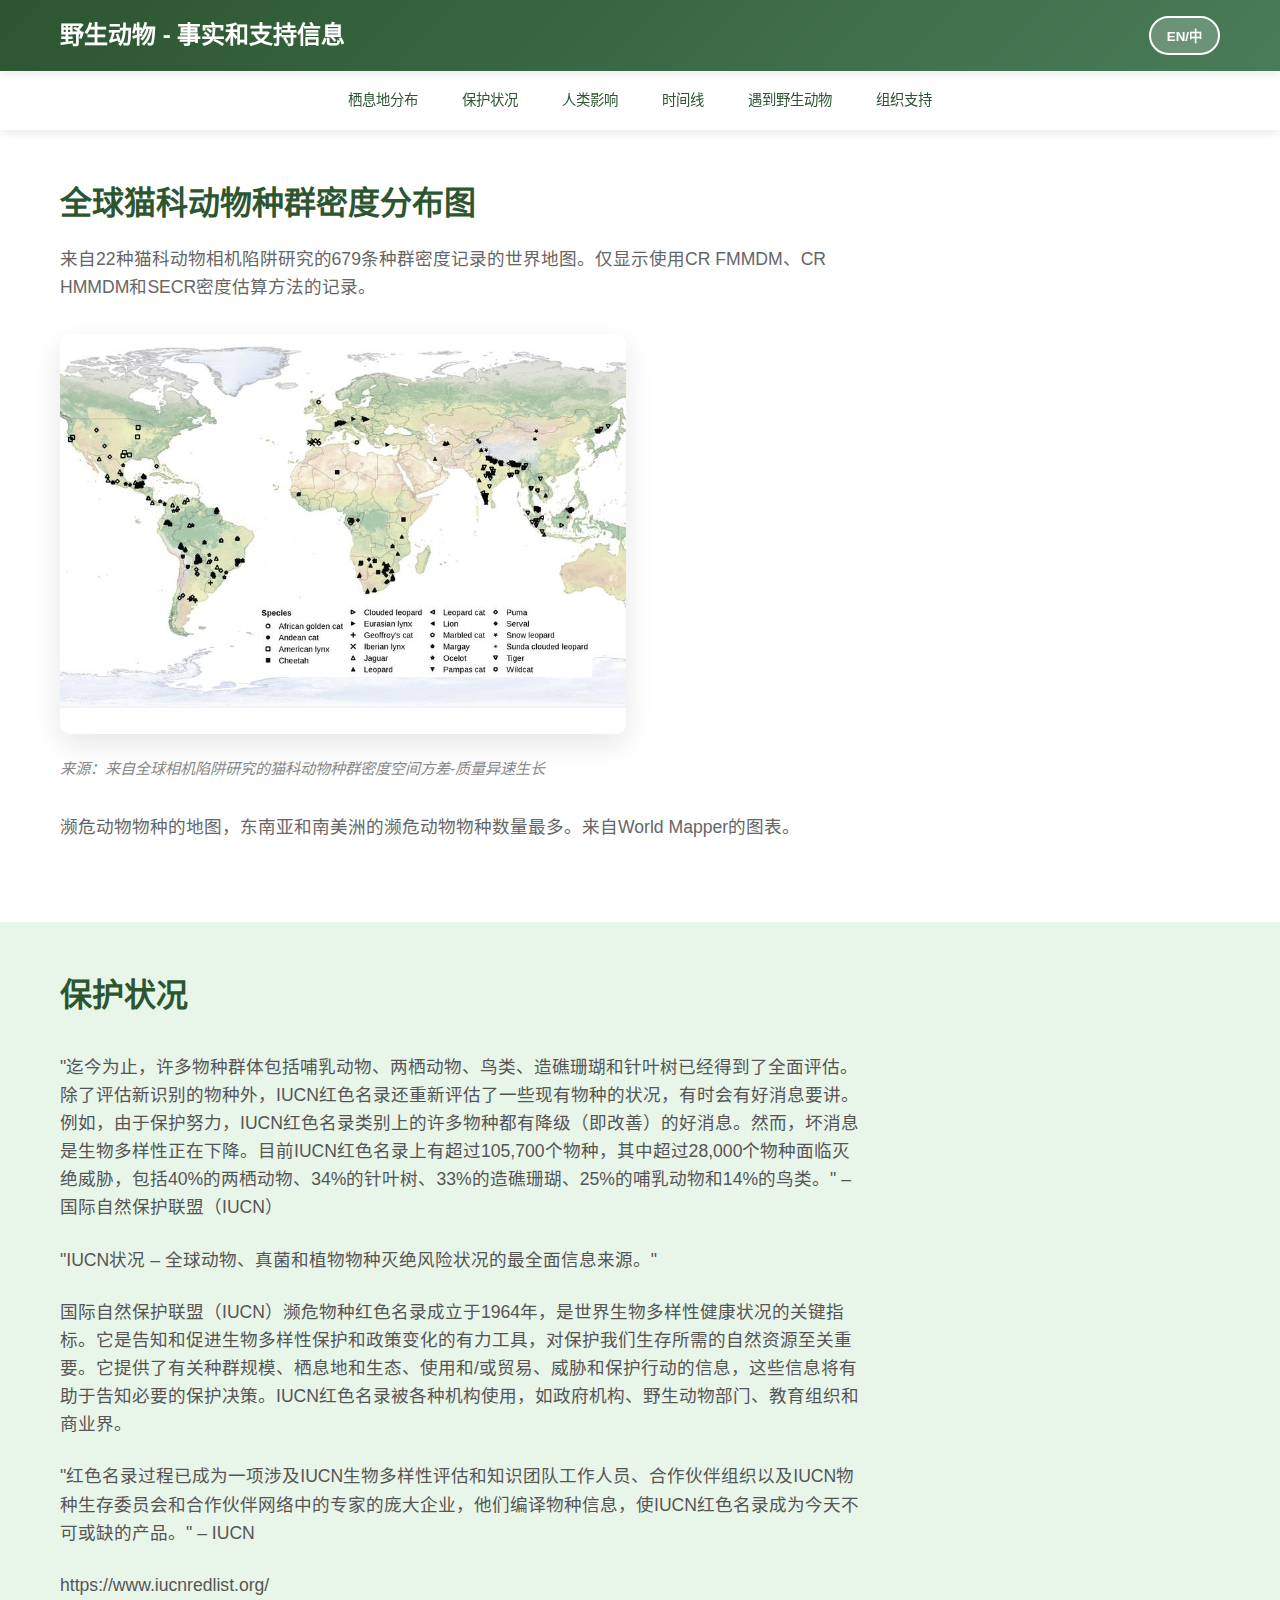
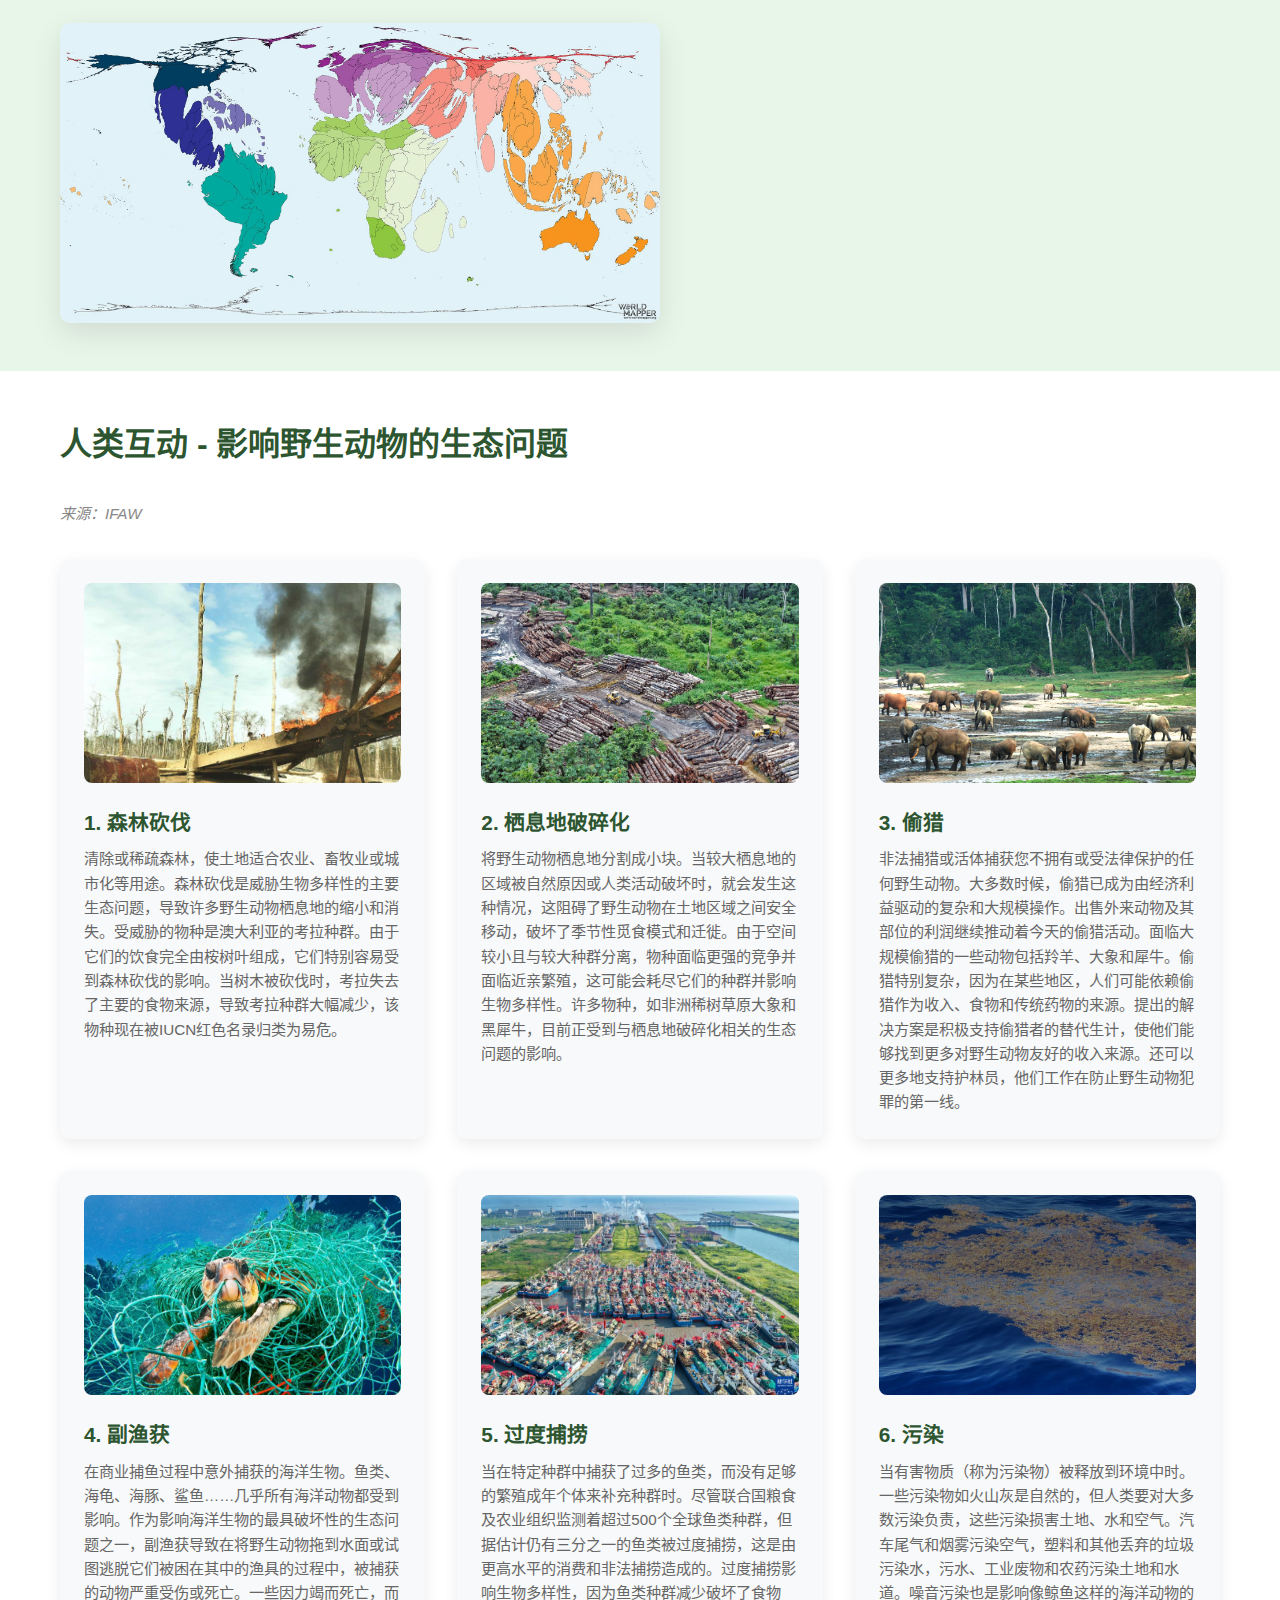
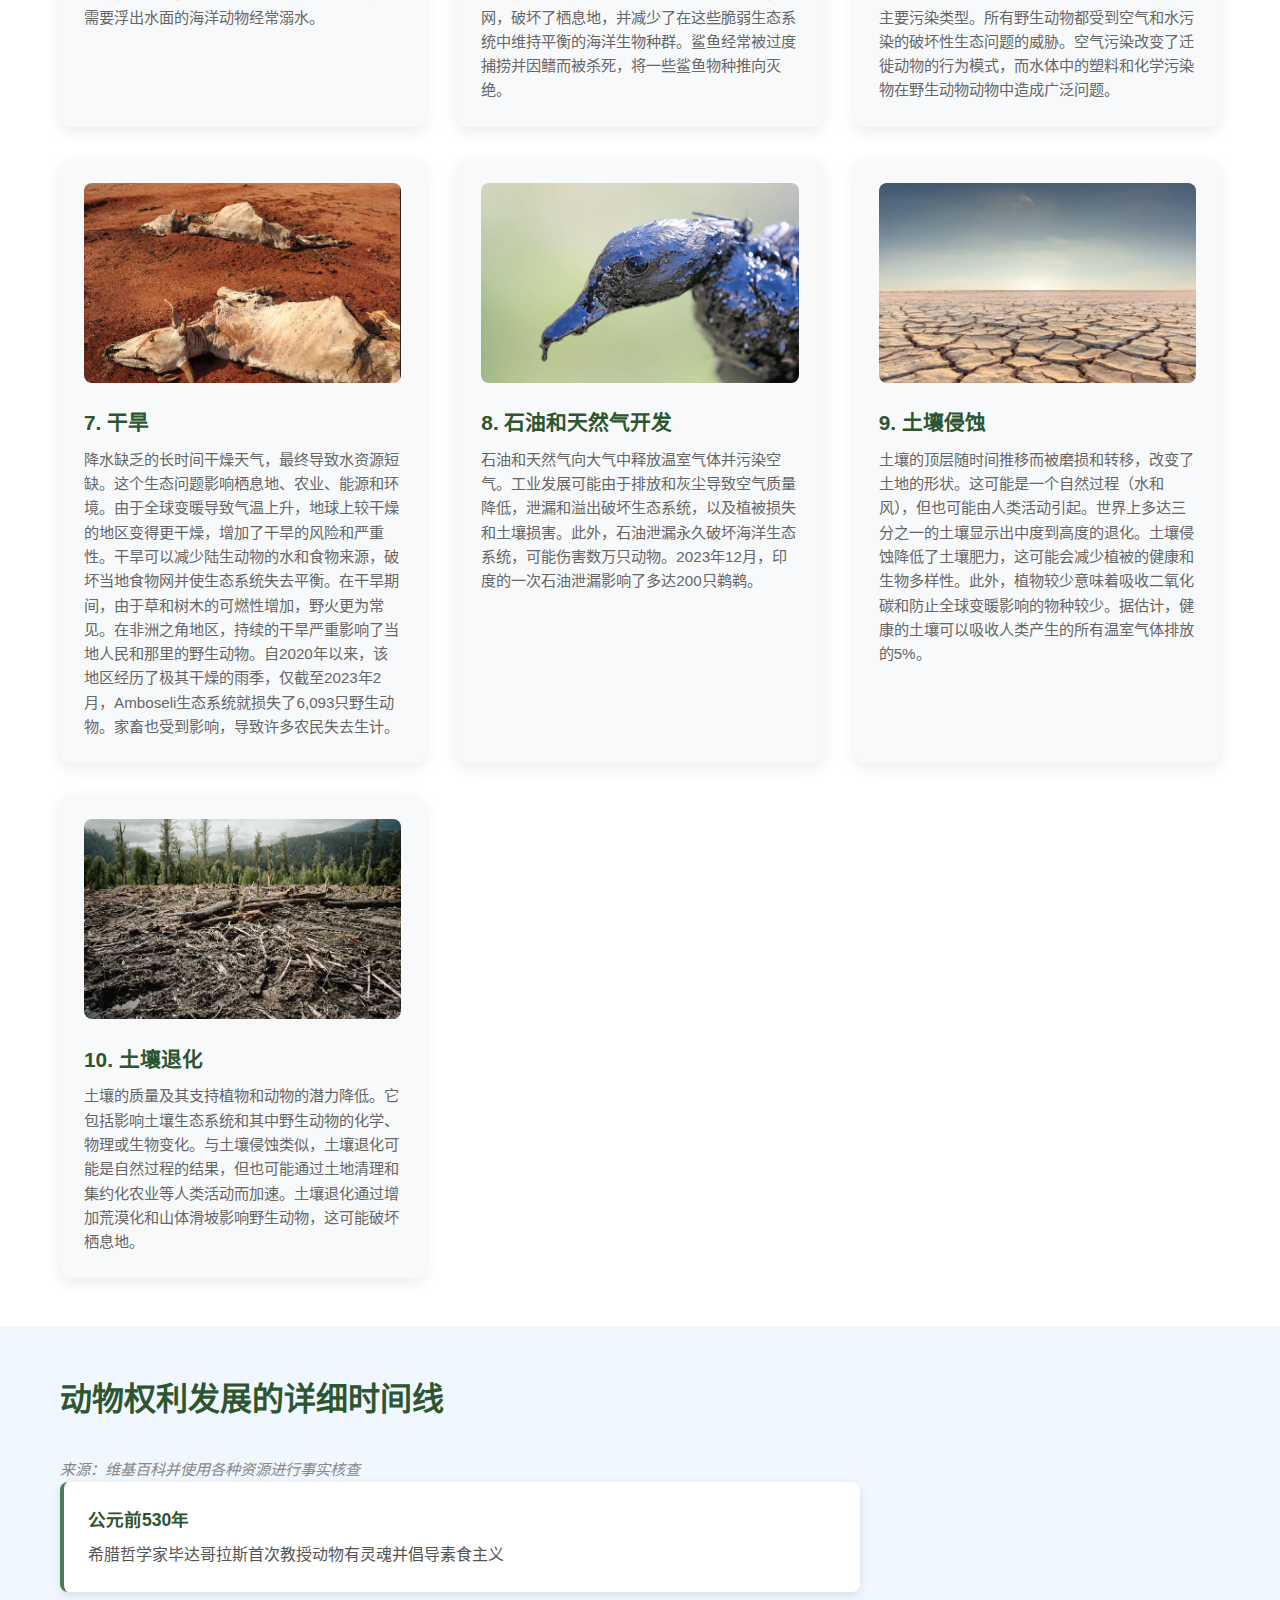
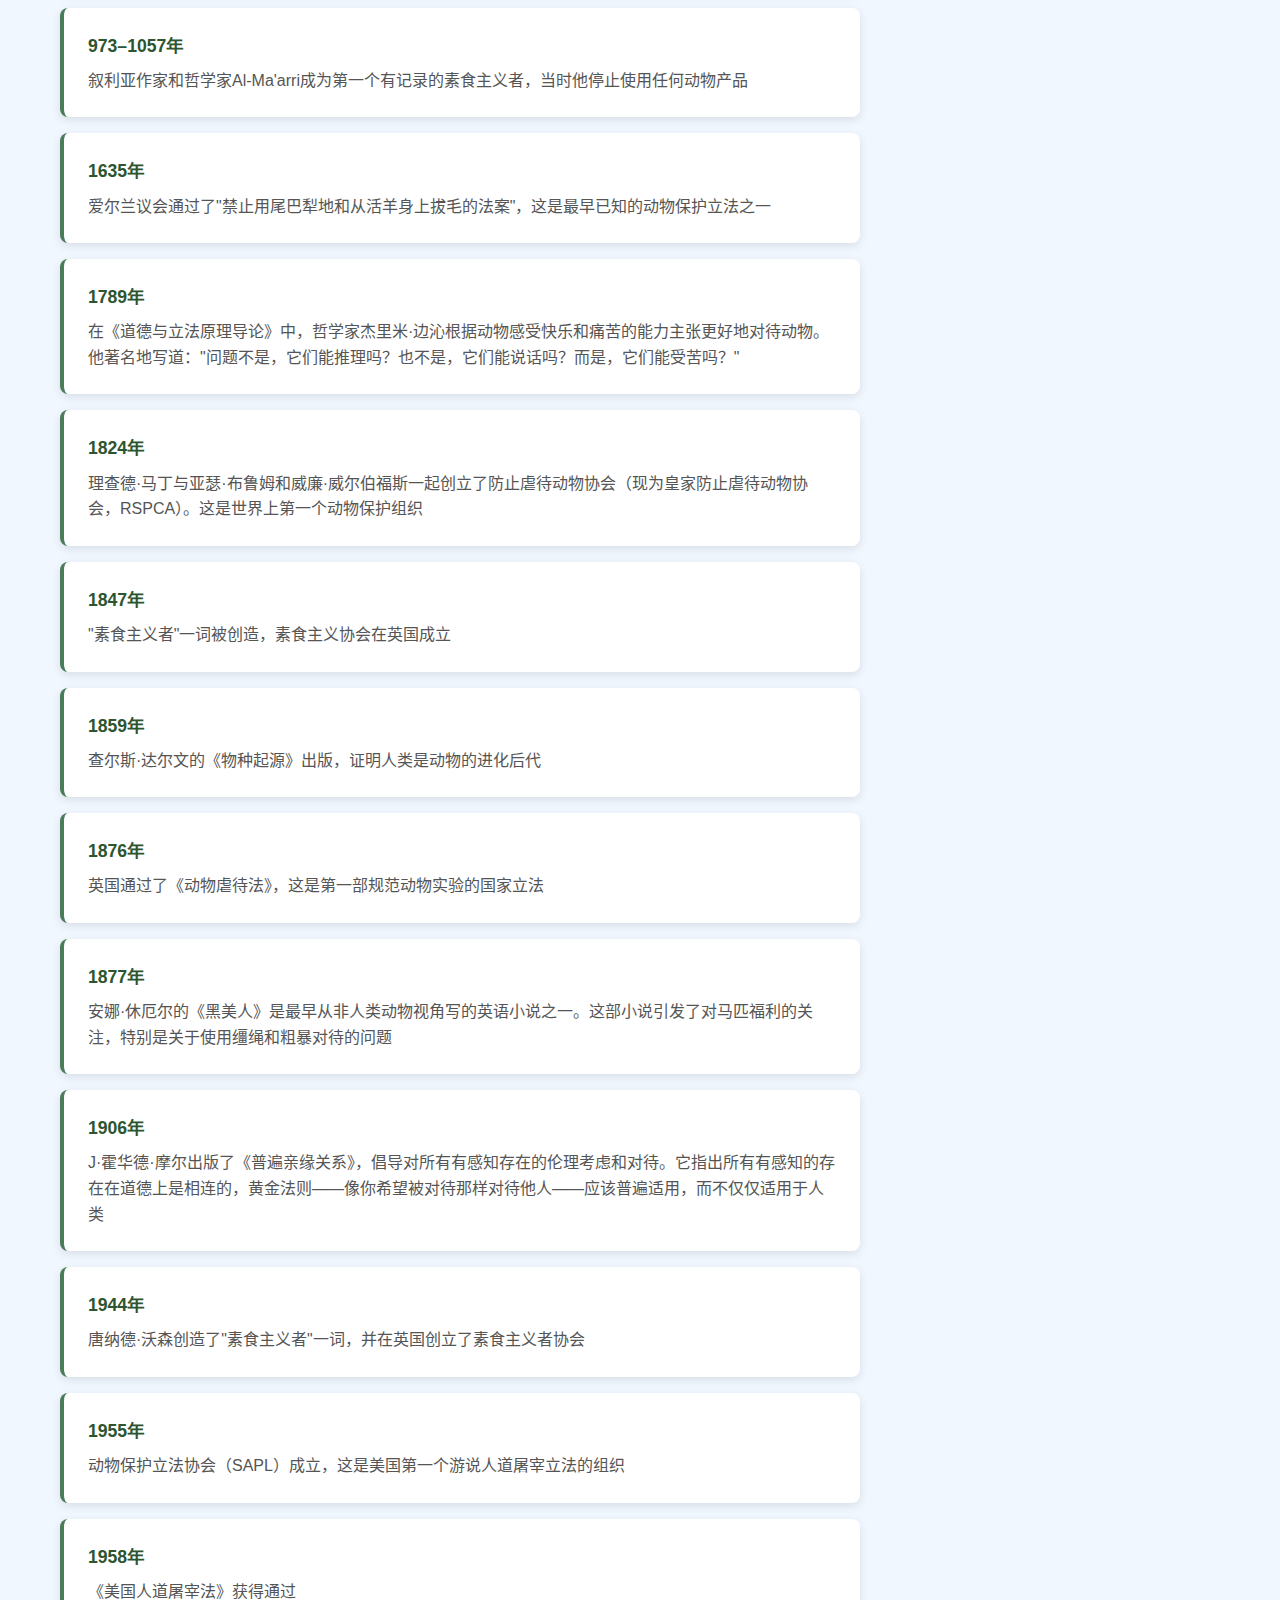
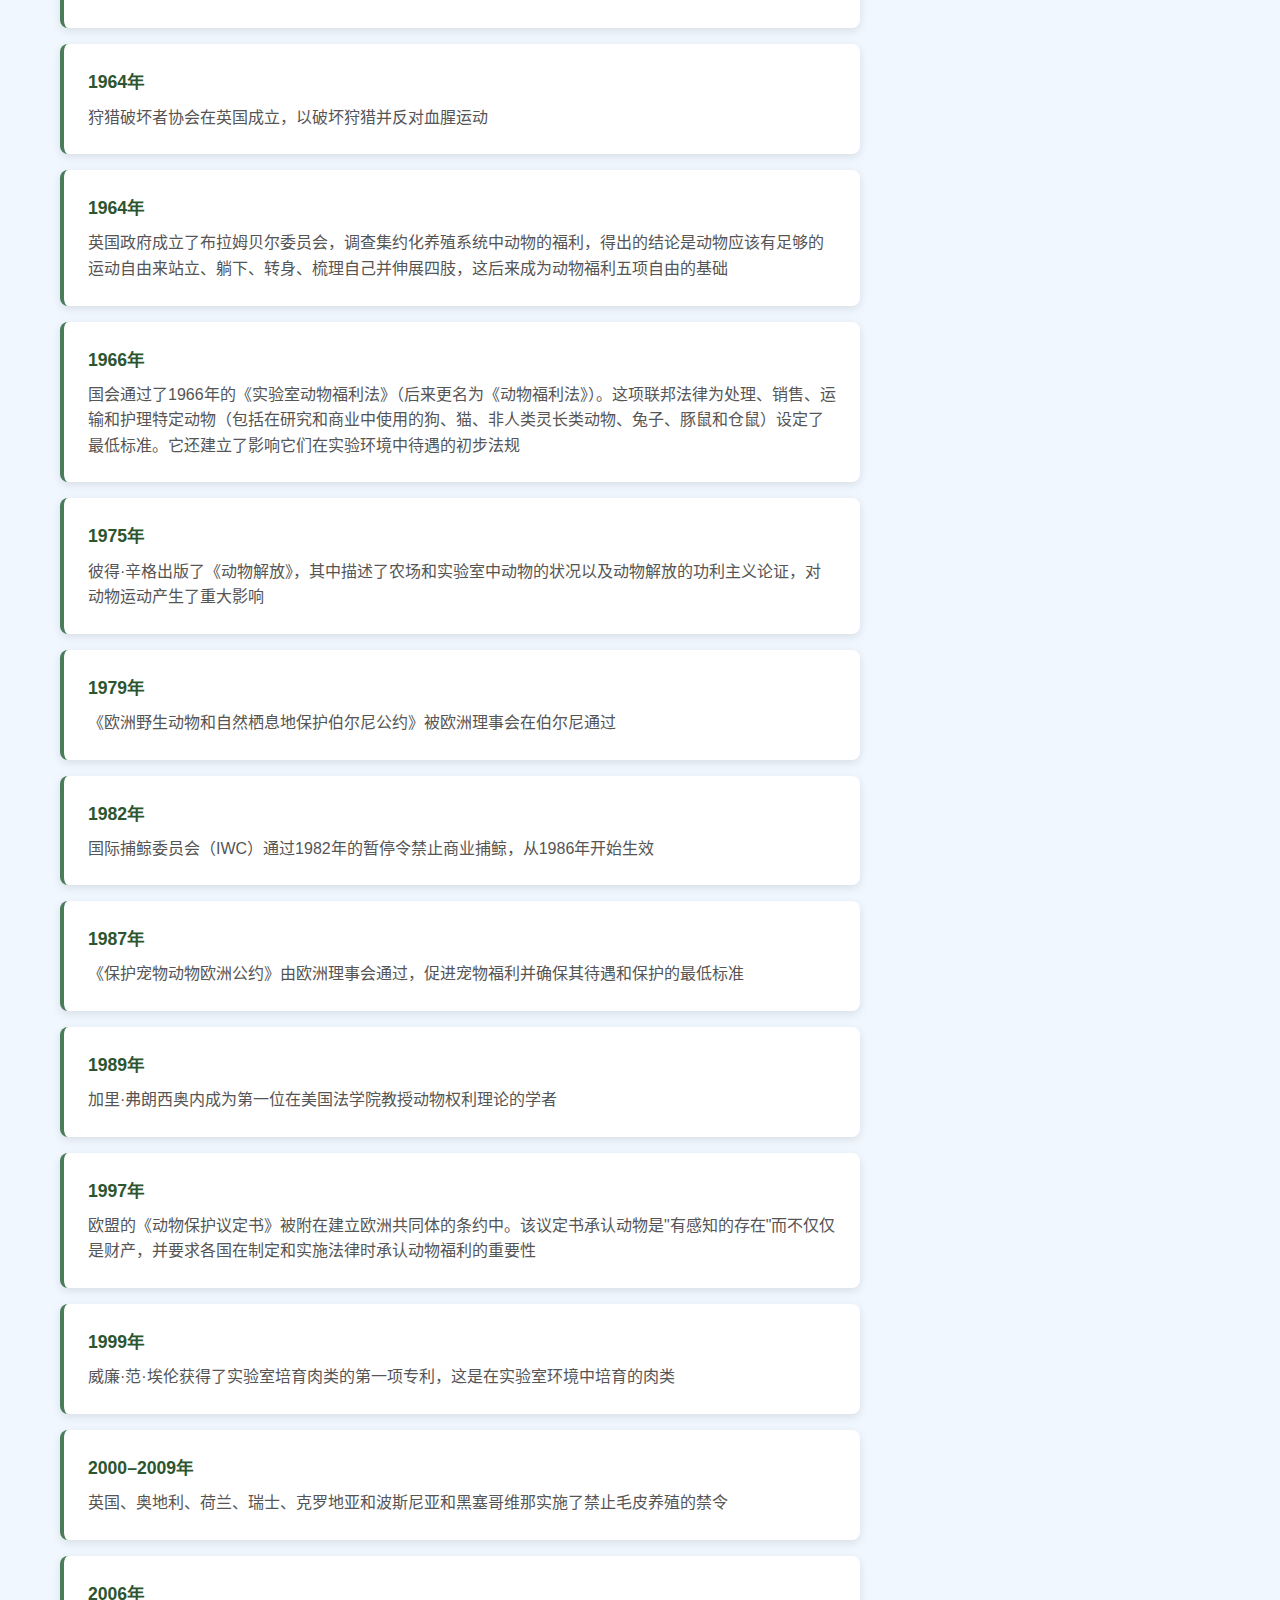
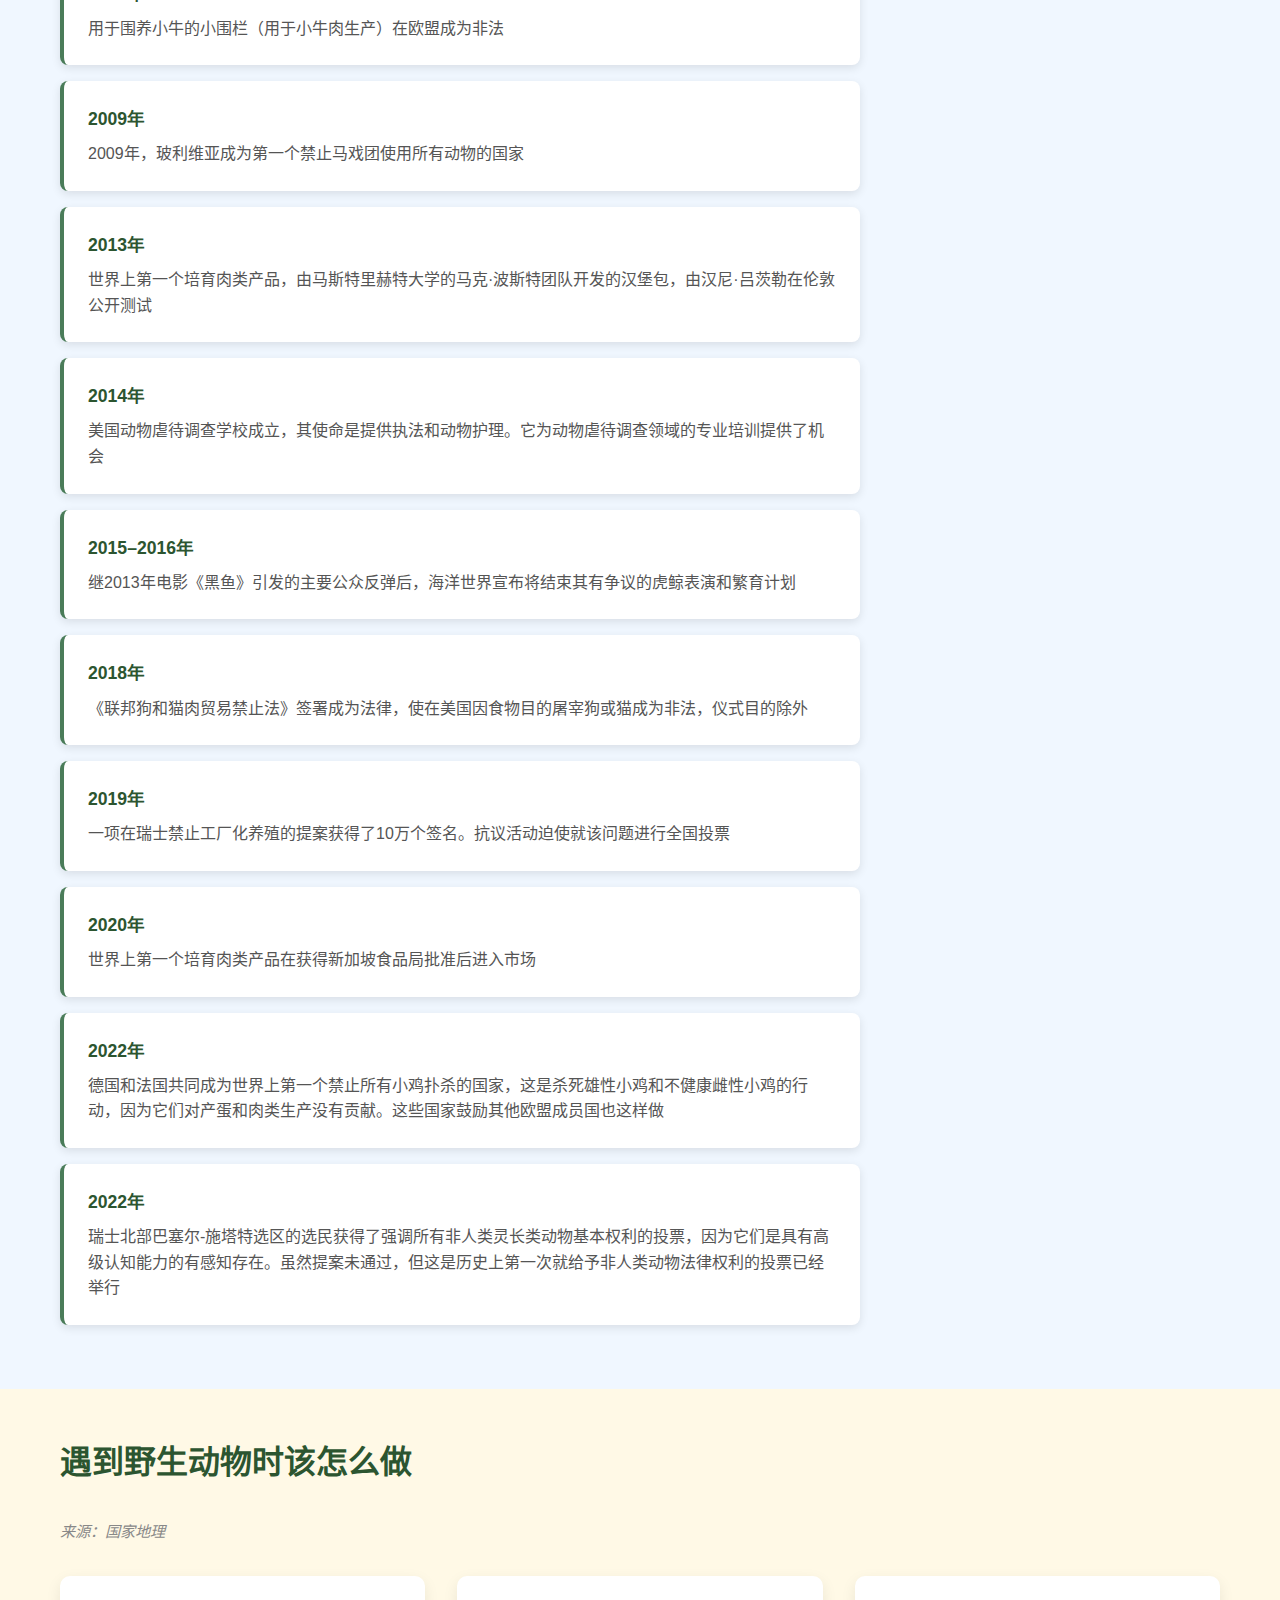
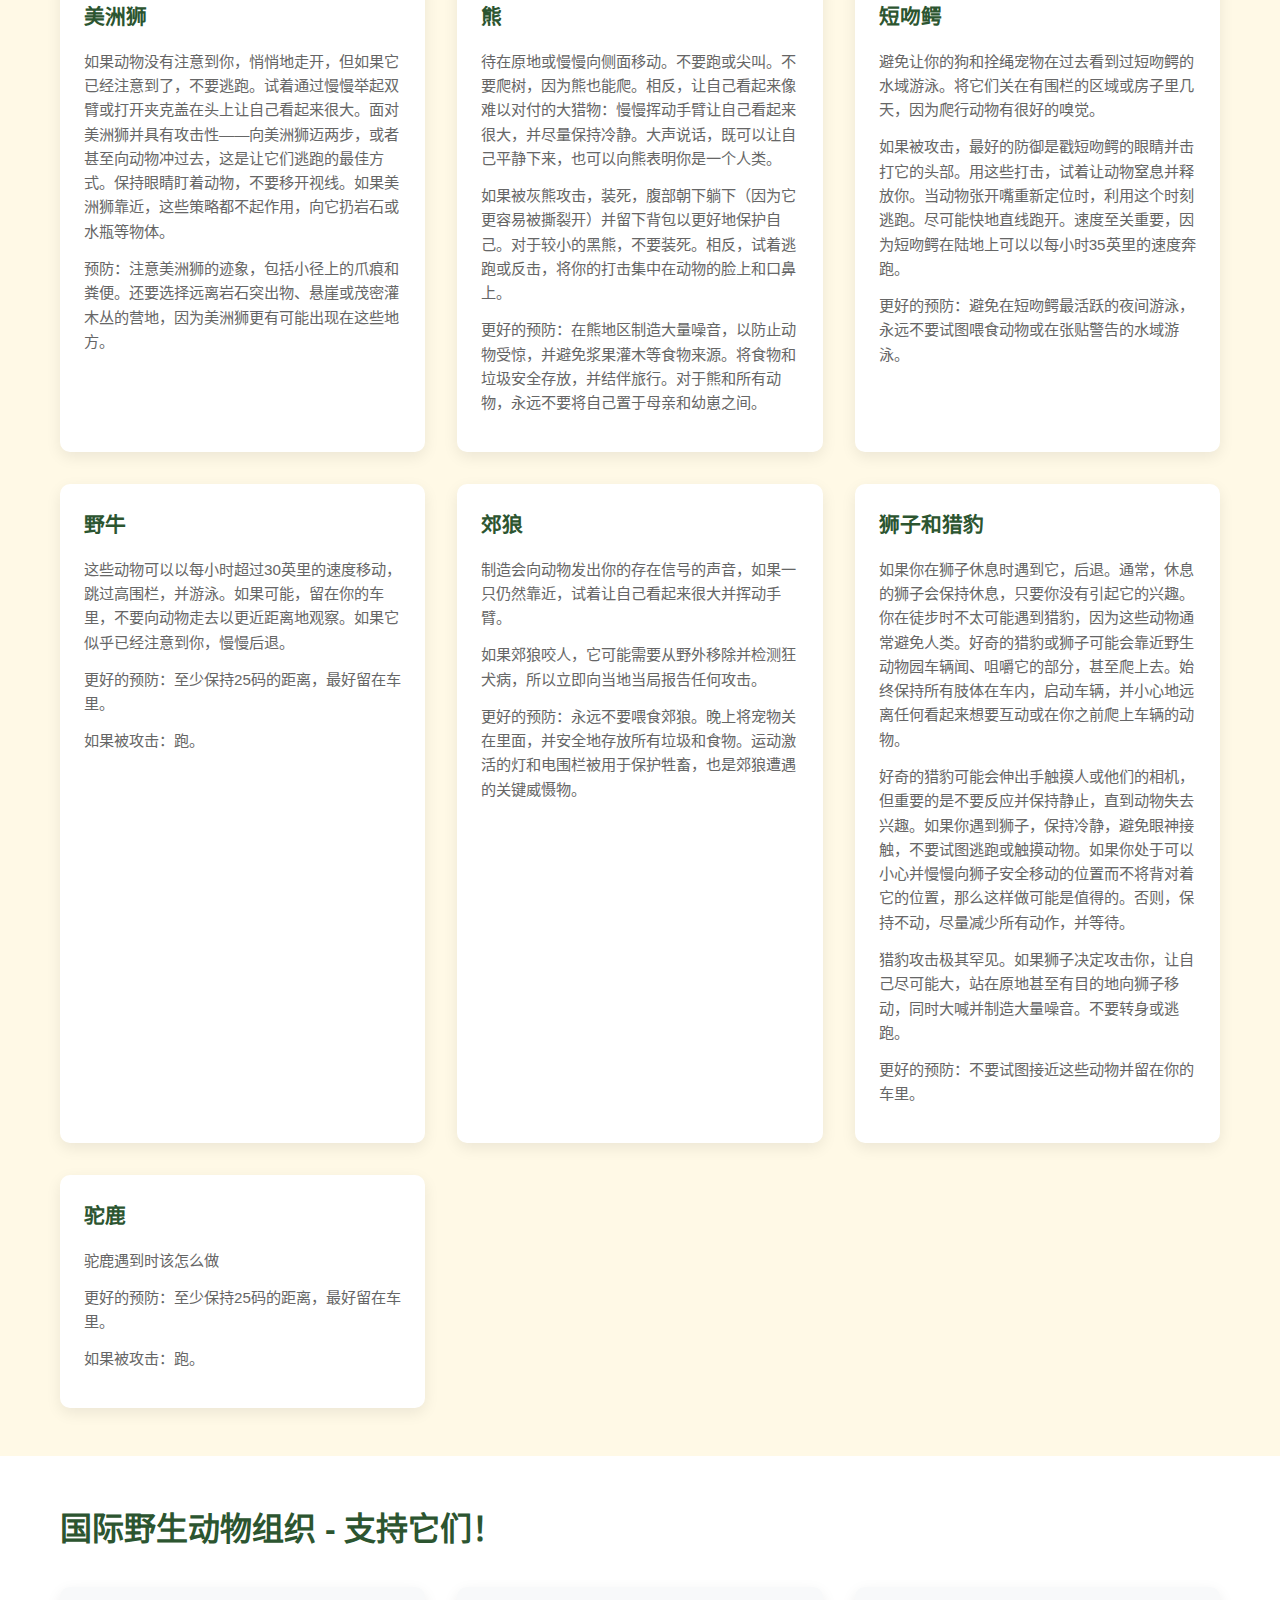
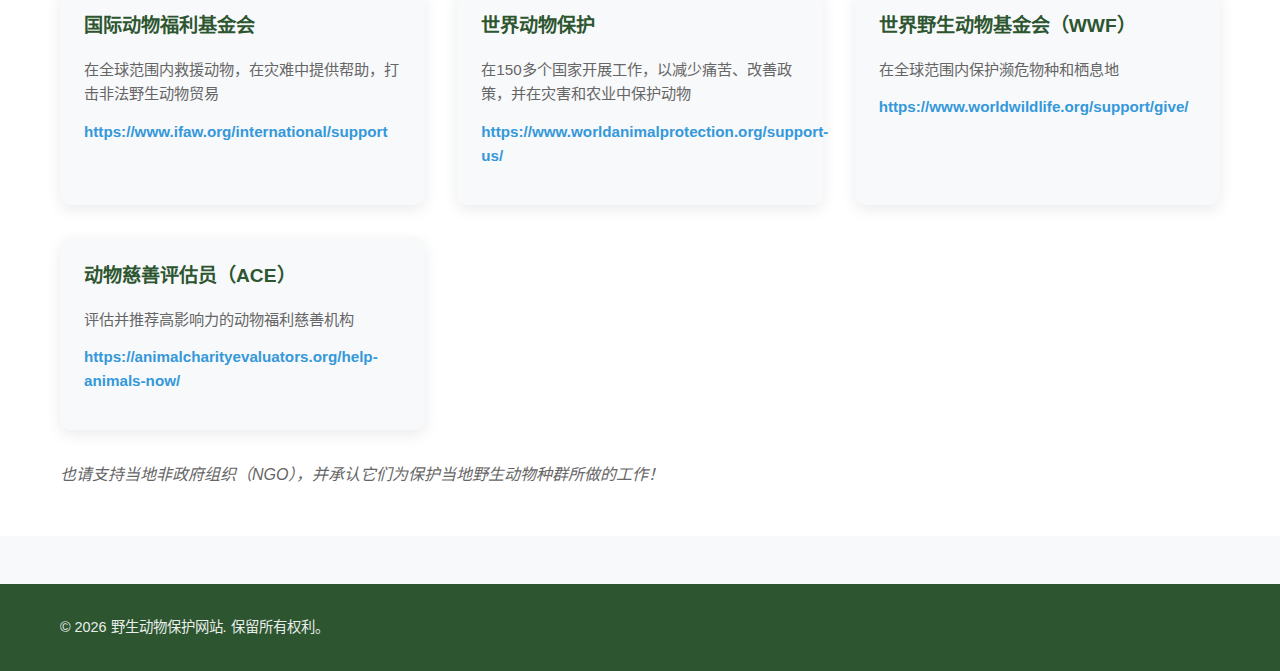
<file: detail.html>
<!DOCTYPE html>
<html lang="zh-CN">
<head>
    <meta charset="UTF-8">
    <meta name="viewport" content="width=device-width, initial-scale=1.0">
    <title id="page-title">动物栖息地与分布</title>
    <link rel="stylesheet" href="styles.css">
</head>
<body>
    <header>
        <div class="container">
            <h1 id="main-title">动物栖息地与分布</h1>
            <nav>
                <button id="lang-toggle" class="btn">EN/中</button>
            </nav>
        </div>
    </header>

    <nav class="tab-nav">
        <div class="container">
            <a href="#hero" class="tab-link active" id="tab-hero">栖息地分布</a>
            <a href="#conservation" class="tab-link" id="tab-conservation">保护状况</a>
            <a href="#human-impact" class="tab-link" id="tab-human-impact">人类影响</a>
            <a href="#timeline" class="tab-link" id="tab-timeline">时间线</a>
            <a href="#wildlife-encounters" class="tab-link" id="tab-wildlife-encounters">遇到野生动物</a>
            <a href="#organizations" class="tab-link" id="tab-organizations">组织支持</a>
        </div>
    </nav>

    <main>
        <section id="hero" class="hero">
            <div class="container">
                <h2 id="hero-title">全球猫科动物种群密度分布图</h2>
                <p id="hero-desc">来自22种猫科动物相机陷阱研究的679条种群密度记录的世界地图。仅显示使用CR FMMDM、CR HMMDM和SECR密度估算方法的记录。</p>
                <img src="images/habitat-map.jpg" alt="猫科动物分布图" class="hero-image" onerror="this.onerror=null; this.src='data:image/svg+xml;utf8,<svg xmlns=\'http://www.w3.org/2000/svg\' width=\'800\' height=\'500\' viewBox=\'0 0 800 500\'><rect width=\'800\' height=\'500\' fill=\'%234a7c59\'/><text x=\'400\' y=\'250\' font-family=\'Arial, sans-serif\' font-size=\'30\' fill=\'white\' text-anchor=\'middle\'>Habitat Map</text></svg>';">
                <p id="hero-source">来源：来自全球相机陷阱研究的猫科动物种群密度空间方差-质量异速生长</p>
                <p id="cartogram-desc">濒危动物物种的地图，东南亚和南美洲的濒危动物物种数量最多。来自World Mapper的图表。</p>
            </div>
        </section>

        <section id="conservation" class="conservation">
            <div class="container">
                <h2 id="conservation-title">保护状况</h2>
                <p id="conservation-quote">"迄今为止，许多物种群体包括哺乳动物、两栖动物、鸟类、造礁珊瑚和针叶树已经得到了全面评估。除了评估新识别的物种外，IUCN红色名录还重新评估了一些现有物种的状况，有时会有好消息要讲。例如，由于保护努力，IUCN红色名录类别上的许多物种都有降级（即改善）的好消息。然而，坏消息是生物多样性正在下降。目前IUCN红色名录上有超过105,700个物种，其中超过28,000个物种面临灭绝威胁，包括40%的两栖动物、34%的针叶树、33%的造礁珊瑚、25%的哺乳动物和14%的鸟类。" – 国际自然保护联盟（IUCN）</p>
                <p id="conservation-detail">"IUCN状况 – 全球动物、真菌和植物物种灭绝风险状况的最全面信息来源。"</p>
                <p id="conservation-text">国际自然保护联盟（IUCN）濒危物种红色名录成立于1964年，是世界生物多样性健康状况的关键指标。它是告知和促进生物多样性保护和政策变化的有力工具，对保护我们生存所需的自然资源至关重要。它提供了有关种群规模、栖息地和生态、使用和/或贸易、威胁和保护行动的信息，这些信息将有助于告知必要的保护决策。IUCN红色名录被各种机构使用，如政府机构、野生动物部门、教育组织和商业界。</p>
                <p id="conservation-process">"红色名录过程已成为一项涉及IUCN生物多样性评估和知识团队工作人员、合作伙伴组织以及IUCN物种生存委员会和合作伙伴网络中的专家的庞大企业，他们编译物种信息，使IUCN红色名录成为今天不可或缺的产品。" – IUCN</p>
                <p id="conservation-link">https://www.iucnredlist.org/</p>
                <img src="images/endangered-species.jpg" alt="濒危物种" class="conservation-image" onerror="this.onerror=null; this.src='data:image/svg+xml;utf8,<svg xmlns=\'http://www.w3.org/2000/svg\' width=\'600\' height=\'400\' viewBox=\'0 0 600 400\'><rect width=\'600\' height=\'400\' fill=\'%23e74c3c\'/><text x=\'300\' y=\'200\' font-family=\'Arial, sans-serif\' font-size=\'30\' fill=\'white\' text-anchor=\'middle\'>Endangered Species</text></svg>';">
            </div>
        </section>

        <section id="human-impact" class="human-impact">
            <div class="container">
                <h2 id="human-impact-title">人类互动：影响野生动物的生态问题</h2>
                <p id="human-impact-source">来源：IFAW</p>
                
                <div class="impact-grid">
                    <div class="impact-card">
                        <img src="images/deforestation.jpg" alt="森林砍伐：Deforestation" class="impact-img" onerror="this.onerror=null; this.src='data:image/svg+xml;utf8,<svg xmlns=\'http://www.w3.org/2000/svg\' width=\'400\' height=\'300\' viewBox=\'0 0 400 300\'><rect width=\'400\' height=\'300\' fill=\'%23f39c12\'/><text x=\'200\' y=\'150\' font-family=\'Arial, sans-serif\' font-size=\'24\' fill=\'white\' text-anchor=\'middle\'>Deforestation</text></svg>';">
                        <h3 id="impact-title1">1. 森林砍伐：Deforestation</h3>
                        <p id="impact-desc1">清除或稀疏森林，使土地适合农业、畜牧业或城市化等用途。森林砍伐是威胁生物多样性的主要生态问题，导致许多野生动物栖息地的缩小和消失。受威胁的物种是澳大利亚的考拉种群。由于它们的饮食完全由桉树叶组成，它们特别容易受到森林砍伐的影响。当树木被砍伐时，考拉失去了主要的食物来源，导致考拉种群大幅减少，该物种现在被IUCN红色名录归类为易危。</p>
                    </div>
                    
                    <div class="impact-card">
                        <img src="images/habitat-fragmentation.jpg" alt="栖息地破碎化" class="impact-img" onerror="this.onerror=null; this.src='data:image/svg+xml;utf8,<svg xmlns=\'http://www.w3.org/2000/svg\' width=\'400\' height=\'300\' viewBox=\'0 0 400 300\'><rect width=\'400\' height=\'300\' fill=\'%23e67e22\'/><text x=\'200\' y=\'150\' font-family=\'Arial, sans-serif\' font-size=\'24\' fill=\'white\' text-anchor=\'middle\'>Habitat Fragmentation</text></svg>';">
                        <h3 id="impact-title2">2. 栖息地破碎化：Habitat Fragmentation</h3>
                        <p id="impact-desc2">将野生动物栖息地分割成小块。当较大栖息地的区域被自然原因或人类活动破坏时，就会发生这种情况，这阻碍了野生动物在土地区域之间安全移动，破坏了季节性觅食模式和迁徙。由于空间较小且与较大种群分离，物种面临更强的竞争并面临近亲繁殖，这可能会耗尽它们的种群并影响生物多样性。许多物种，如非洲稀树草原大象和黑犀牛，目前正受到与栖息地破碎化相关的生态问题的影响。</p>
                    </div>
                    
                    <div class="impact-card">
                        <img src="images/poaching.jpg" alt="偷猎：Poaching" class="impact-img" onerror="this.onerror=null; this.src='data:image/svg+xml;utf8,<svg xmlns=\'http://www.w3.org/2000/svg\' width=\'400\' height=\'300\' viewBox=\'0 0 400 300\'><rect width=\'400\' height=\'300\' fill=\'%23c0392b\'/><text x=\'200\' y=\'150\' font-family=\'Arial, sans-serif\' font-size=\'24\' fill=\'white\' text-anchor=\'middle\'>Poaching</text></svg>';">
                        <h3 id="impact-title3">3. 偷猎：Poaching</h3>
                        <p id="impact-desc3">非法捕猎或活体捕获您不拥有或受法律保护的任何野生动物。大多数时候，偷猎已成为由经济利益驱动的复杂和大规模操作。出售外来动物及其部位的利润继续推动着今天的偷猎活动。面临大规模偷猎的一些动物包括羚羊、大象和犀牛。偷猎特别复杂，因为在某些地区，人们可能依赖偷猎作为收入、食物和传统药物的来源。提出的解决方案是积极支持偷猎者的替代生计，使他们能够找到更多对野生动物友好的收入来源。还可以更多地支持护林员，他们工作在防止野生动物犯罪的第一线。</p>
                    </div>
                    
                    <div class="impact-card">
                        <img src="images/bycatch.jpg" alt="副渔获：Bycatch" class="impact-img" onerror="this.onerror=null; this.src='data:image/svg+xml;utf8,<svg xmlns=\'http://www.w3.org/2000/svg\' width=\'400\' height=\'300\' viewBox=\'0 0 400 300\'><rect width=\'400\' height=\'300\' fill=\'%233498db\'/><text x=\'200\' y=\'150\' font-family=\'Arial, sans-serif\' font-size=\'24\' fill=\'white\' text-anchor=\'middle\'>Bycatch</text></svg>';">
                        <h3 id="impact-title4">4. 副渔获</h3>
                        <p id="impact-desc4">在商业捕鱼过程中意外捕获的海洋生物。鱼类、海龟、海豚、鲨鱼……几乎所有海洋动物都受到影响。作为影响海洋生物的最具破坏性的生态问题之一，副渔获导致在将野生动物拖到水面或试图逃脱它们被困在其中的渔具的过程中，被捕获的动物严重受伤或死亡。一些因力竭而死亡，而需要浮出水面的海洋动物经常溺水。</p>
                    </div>
                    
                    <div class="impact-card">
                        <img src="images/overfishing.jpg" alt="过度捕捞" class="impact-img" onerror="this.onerror=null; this.src='data:image/svg+xml;utf8,<svg xmlns=\'http://www.w3.org/2000/svg\' width=\'400\' height=\'300\' viewBox=\'0 0 400 300\'><rect width=\'400\' height=\'300\' fill=\'%232980b9\'/><text x=\'200\' y=\'150\' font-family=\'Arial, sans-serif\' font-size=\'24\' fill=\'white\' text-anchor=\'middle\'>Overfishing</text></svg>';">
                        <h3 id="impact-title5">5. 过度捕捞：Overfishing</h3>
                        <p id="impact-desc5">当在特定种群中捕获了过多的鱼类，而没有足够的繁殖成年个体来补充种群时。尽管联合国粮食及农业组织监测着超过500个全球鱼类种群，但据估计仍有三分之一的鱼类被过度捕捞，这是由更高水平的消费和非法捕捞造成的。过度捕捞影响生物多样性，因为鱼类种群减少破坏了食物网，破坏了栖息地，并减少了在这些脆弱生态系统中维持平衡的海洋生物种群。鲨鱼经常被过度捕捞并因鳍而被杀死，将一些鲨鱼物种推向灭绝。</p>
                    </div>
                    
                    <div class="impact-card">
                        <img src="images/pollution.jpg" alt="污染" class="impact-img" onerror="this.onerror=null; this.src='data:image/svg+xml;utf8,<svg xmlns=\'http://www.w3.org/2000/svg\' width=\'400\' height=\'300\' viewBox=\'0 0 400 300\'><rect width=\'400\' height=\'300\' fill=\'%238e44ad\'/><text x=\'200\' y=\'150\' font-family=\'Arial, sans-serif\' font-size=\'24\' fill=\'white\' text-anchor=\'middle\'>Pollution</text></svg>';">
                        <h3 id="impact-title6">6. 污染</h3>
                        <p id="impact-desc6">当有害物质（称为污染物）被释放到环境中时。一些污染物如火山灰是自然的，但人类要对大多数污染负责，这些污染损害土地、水和空气。汽车尾气和烟雾污染空气，塑料和其他丢弃的垃圾污染水，污水、工业废物和农药污染土地和水道。噪音污染也是影响像鲸鱼这样的海洋动物的主要污染类型。所有野生动物都受到空气和水污染的破坏性生态问题的威胁。空气污染改变了迁徙动物的行为模式，而水体中的塑料和化学污染物在野生动物动物中造成广泛问题。</p>
                    </div>
                    
                    <div class="impact-card">
                        <img src="images/drought.jpg" alt="干旱：Droughts" class="impact-img" onerror="this.onerror=null; this.src='data:image/svg+xml;utf8,<svg xmlns=\'http://www.w3.org/2000/svg\' width=\'400\' height=\'300\' viewBox=\'0 0 400 300\'><rect width=\'400\' height=\'300\' fill=\'%23e67e22\'/><text x=\'200\' y=\'150\' font-family=\'Arial, sans-serif\' font-size=\'24\' fill=\'white\' text-anchor=\'middle\'>Droughts</text></svg>';">
                        <h3 id="impact-title7">7. 干旱</h3>
                        <p id="impact-desc7">降水缺乏的长时间干燥天气，最终导致水资源短缺。这个生态问题影响栖息地、农业、能源和环境。由于全球变暖导致气温上升，地球上较干燥的地区变得更干燥，增加了干旱的风险和严重性。干旱可以减少陆生动物的水和食物来源，破坏当地食物网并使生态系统失去平衡。在干旱期间，由于草和树木的可燃性增加，野火更为常见。在非洲之角地区，持续的干旱严重影响了当地人民和那里的野生动物。自2020年以来，该地区经历了极其干燥的雨季，仅截至2023年2月，Amboseli生态系统就损失了6,093只野生动物。家畜也受到影响，导致许多农民失去生计。</p>
                    </div>
                    
                    <div class="impact-card">
                        <img src="images/oil-gas-development.jpg" alt="石油和天然气开发" class="impact-img" onerror="this.onerror=null; this.src='data:image/svg+xml;utf8,<svg xmlns=\'http://www.w3.org/2000/svg\' width=\'400\' height=\'300\' viewBox=\'0 0 400 300\'><rect width=\'400\' height=\'300\' fill=\'%2334495e\'/><text x=\'200\' y=\'150\' font-family=\'Arial, sans-serif\' font-size=\'24\' fill=\'white\' text-anchor=\'middle\'>Oil & Gas</text></svg>';">
                        <h3 id="impact-title8">8. 石油和天然气开发</h3>
                        <p id="impact-desc8">石油和天然气向大气中释放温室气体并污染空气。工业发展可能由于排放和灰尘导致空气质量降低，泄漏和溢出破坏生态系统，以及植被损失和土壤损害。此外，石油泄漏永久破坏海洋生态系统，可能伤害数万只动物。2023年12月，印度的一次石油泄漏影响了多达200只鹈鹈。</p>
                    </div>
                    
                    <div class="impact-card">
                        <img src="images/soil-erosion.jpg" alt="土壤侵蚀：Soil Erosion" class="impact-img" onerror="this.onerror=null; this.src='data:image/svg+xml;utf8,<svg xmlns=\'http://www.w3.org/2000/svg\' width=\'400\' height=\'300\' viewBox=\'0 0 400 300\'><rect width=\'400\' height=\'300\' fill=\'%23d35400\'/><text x=\'200\' y=\'150\' font-family=\'Arial, sans-serif\' font-size=\'24\' fill=\'white\' text-anchor=\'middle\'>Soil Erosion</text></svg>';">
                        <h3 id="impact-title9">9. 土壤侵蚀：Soil Erosion</h3>
                        <p id="impact-desc9">土壤的顶层随时间推移而被磨损和转移，改变了土地的形状。这可能是一个自然过程（水和风），但也可能由人类活动引起。世界上多达三分之一的土壤显示出中度到高度的退化。土壤侵蚀降低了土壤肥力，这可能会减少植被的健康和生物多样性。此外，植物较少意味着吸收二氧化碳和防止全球变暖影响的物种较少。据估计，健康的土壤可以吸收人类产生的所有温室气体排放的5%。</p>
                    </div>
                    
                    <div class="impact-card">
                        <img src="images/soil-degradation.jpg" alt="土壤退化：Soil Degradation" class="impact-img" onerror="this.onerror=null; this.src='data:image/svg+xml;utf8,<svg xmlns=\'http://www.w3.org/2000/svg\' width=\'400\' height=\'300\' viewBox=\'0 0 400 300\'><rect width=\'400\' height=\'300\' fill=\'%23c0392b\'/><text x=\'200\' y=\'150\' font-family=\'Arial, sans-serif\' font-size=\'24\' fill=\'white\' text-anchor=\'middle\'>Soil Degradation</text></svg>';">
                        <h3 id="impact-title10">10. 土壤退化</h3>
                        <p id="impact-desc10">土壤的质量及其支持植物和动物的潜力降低。它包括影响土壤生态系统和其中野生动物的化学、物理或生物变化。与土壤侵蚀类似，土壤退化可能是自然过程的结果，但也可能通过土地清理和集约化农业等人类活动而加速。土壤退化通过增加荒漠化和山体滑坡影响野生动物，这可能破坏栖息地。</p>
                    </div>
                </div>
            </div>
        </section>

        <section id="timeline" class="timeline">
            <div class="container">
                <h2 id="timeline-title">动物权利发展的详细时间线：Detailed Timeline on Development of Animal Rights</h2>
                <p id="timeline-source">来源：维基百科并使用各种资源进行事实核查：Source: Wikipedia and fact-checked using various resources</p>
                <div class="timeline-container">
                    <div class="timeline-item" id="timeline-item1">
                        <div class="timeline-year">公元前530年：c. 530 BCE</div>
                        <div class="timeline-event">希腊哲学家毕达哥拉斯首次教授动物有灵魂并倡导素食主义：Greek philosopher Pythagoras was the first to teach that animals had souls and advocate for vegetarianism</div>
                    </div>
                    <div class="timeline-item" id="timeline-item2">
                        <div class="timeline-year">973–1057年：973–1057</div>
                        <div class="timeline-event">叙利亚作家和哲学家Al-Ma'arri成为第一个有记录的素食主义者，当时他停止使用任何动物产品：Syrian writer and philosopher Al-Ma'arri became the first documented vegan when he stopped using any animal products</div>
                    </div>
                    <div class="timeline-item" id="timeline-item3">
                        <div class="timeline-year">1635年：1635</div>
                        <div class="timeline-event">爱尔兰议会通过了"禁止用尾巴犁地和从活羊身上拔毛的法案"，这是最早已知的动物保护立法之一：The Parliament of Ireland passed "The Act against the Plowing by the Tayle, and pulling the Wooll off Living Sheep", one of the first known pieces of animal protection legislation</div>
                    </div>
                    <div class="timeline-item" id="timeline-item4">
                        <div class="timeline-year">1789年：1789</div>
                        <div class="timeline-event">在《道德与立法原理导论》中，哲学家杰里米·边沁根据动物感受快乐和痛苦的能力主张更好地对待动物。他著名地写道："问题不是，它们能推理吗？也不是，它们能说话吗？而是，它们能受苦吗？"：In An Introduction to the Principles of Morals and Legislation, philosopher Jeremy Bentham argued for better treatment of animals on the basis of their ability to feel pleasure and pain. He famously writes: "The question is not, Can they reason? nor, Can they talk? but, Can they suffer?"</div>
                    </div>
                    <div class="timeline-item" id="timeline-item5">
                        <div class="timeline-year">1824年：1824</div>
                        <div class="timeline-event">理查德·马丁与亚瑟·布鲁姆和威廉·威尔伯福斯一起创立了防止虐待动物协会（现为皇家防止虐待动物协会，RSPCA）。这是世界上第一个动物保护组织：Richard Martin, along with Arthur Broome and William Wilberforce, founded the Society for the Prevention of Cruelty to Animals (now the Royal Society for the Prevention of Cruelty to Animals, RSPCA). It is the world's first animal protection organization</div>
                    </div>
                    <div class="timeline-item" id="timeline-item6">
                        <div class="timeline-year">1847年：1847</div>
                        <div class="timeline-event">"素食主义者"一词被创造，素食主义协会在英国成立：The term "vegetarian" was devised and the Vegetarian Society was founded in Britain</div>
                    </div>
                    <div class="timeline-item" id="timeline-item7">
                        <div class="timeline-year">1859年：1859</div>
                        <div class="timeline-event">查尔斯·达尔文的《物种起源》出版，证明人类是动物的进化后代：Charles Darwin's On the Origin of Species was published, demonstrating that humans are the evolutionary descendants of animals</div>
                    </div>
                    <div class="timeline-item" id="timeline-item8">
                        <div class="timeline-year">1876年：1876</div>
                        <div class="timeline-event">英国通过了《动物虐待法》，这是第一部规范动物实验的国家立法：Britain passed the Cruelty to Animals Act, the first piece of national legislation to regulate animal experimentation</div>
                    </div>
                    <div class="timeline-item" id="timeline-item9">
                        <div class="timeline-year">1877年：1877</div>
                        <div class="timeline-event">安娜·休厄尔的《黑美人》是最早从非人类动物视角写的英语小说之一。这部小说引发了对马匹福利的关注，特别是关于使用缰绳和粗暴对待的问题：Anna Sewell's Black Beauty was one of the first English novels to be written from the perspective of a non-human animal. The novel spurred concern for the welfare of horses, especially regarding the use of bearing reins and harsh treatment</div>
                    </div>
                    <div class="timeline-item" id="timeline-item10">
                        <div class="timeline-year">1906年：1906</div>
                        <div class="timeline-event">J·霍华德·摩尔出版了《普遍亲缘关系》，倡导对所有有感知存在的伦理考虑和对待。它指出所有有感知的存在在道德上是相连的，黄金法则——像你希望被对待那样对待他人——应该普遍适用，而不仅仅适用于人类：J. Howard Moore published The Universal Kinship, which advocated for the ethical consideration and treatment of all sentient beings. It states that all sentient beings are morally connected and the Golden Rule – treat others as you would wish to be treated – should be applied universally and not just to humans</div>
                    </div>
                    <div class="timeline-item" id="timeline-item11">
                        <div class="timeline-year">1944年：1944</div>
                        <div class="timeline-event">唐纳德·沃森创造了"素食主义者"一词，并在英国创立了素食主义者协会：Donald Watson coined the word "vegan" and founded The Vegan Society in Britain</div>
                    </div>
                    <div class="timeline-item" id="timeline-item12">
                        <div class="timeline-year">1955年：1955</div>
                        <div class="timeline-event">动物保护立法协会（SAPL）成立，这是美国第一个游说人道屠宰立法的组织：The Society for Animal Protective Legislation (SAPL), the first organization to lobby for humane slaughter legislation in the US, was founded</div>
                    </div>
                    <div class="timeline-item" id="timeline-item13">
                        <div class="timeline-year">1958年：1958</div>
                        <div class="timeline-event">《美国人道屠宰法》获得通过：The American Humane Slaughter Act was passed</div>
                    </div>
                    <div class="timeline-item" id="timeline-item14">
                        <div class="timeline-year">1964年：1964</div>
                        <div class="timeline-event">狩猎破坏者协会在英国成立，以破坏狩猎并反对血腥运动：The Hunt Saboteurs Association was founded in England to sabotage hunts and oppose bloodsports</div>
                    </div>
                    <div class="timeline-item" id="timeline-item15">
                        <div class="timeline-year">1964年：1964</div>
                        <div class="timeline-event">英国政府成立了布拉姆贝尔委员会，调查集约化养殖系统中动物的福利，得出的结论是动物应该有足够的运动自由来站立、躺下、转身、梳理自己并伸展四肢，这后来成为动物福利五项自由的基础：The British government established the Brambell Committee to investigate the welfare of animals in intensive farming systems, concluding that animals should have sufficient freedom of movement to stand up, lie down, turn around, groom themselves, and stretch their limbs, which later became the foundation of the Five Freedoms of animal welfare</div>
                    </div>
                    <div class="timeline-item" id="timeline-item16">
                        <div class="timeline-year">1966年：1966</div>
                        <div class="timeline-event">国会通过了1966年的《实验室动物福利法》（后来更名为《动物福利法》）。这项联邦法律为处理、销售、运输和护理特定动物（包括在研究和商业中使用的狗、猫、非人类灵长类动物、兔子、豚鼠和仓鼠）设定了最低标准。它还建立了影响它们在实验环境中待遇的初步法规：Congress passed the Laboratory Animal Welfare Act in 1966 (later renamed the Animal Welfare Act). The federal law set minimum standards for the handling, sale, transport, and care of specific animals, including dogs, cats, nonhuman primates, rabbits, guinea pigs, and hamsters, used in research and commerce. It also established initial regulations affecting their treatment in experimental settings</div>
                    </div>
                    <div class="timeline-item" id="timeline-item17">
                        <div class="timeline-year">1975年：1975</div>
                        <div class="timeline-event">彼得·辛格出版了《动物解放》，其中描述了农场和实验室中动物的状况以及动物解放的功利主义论证，对动物运动产生了重大影响：Peter Singer published Animal Liberation, in which depictions of the conditions of animals on farms and in laboratories as well as utilitarian arguments for animal liberation were to have a major influence on the animal movement</div>
                    </div>
                    <div class="timeline-item" id="timeline-item18">
                        <div class="timeline-year">1979年：1979</div>
                        <div class="timeline-event">《欧洲野生动物和自然栖息地保护伯尔尼公约》被欧洲理事会在伯尔尼通过：The Berne Convention on the Conservation of European Wildlife and Natural Habitats was adopted by the Council of Europe in Bern</div>
                    </div>
                    <div class="timeline-item" id="timeline-item19">
                        <div class="timeline-year">1982年：1982</div>
                        <div class="timeline-event">国际捕鲸委员会（IWC）通过1982年的暂停令禁止商业捕鲸，从1986年开始生效：The International Whaling Commission (IWC) banned commercial whaling by a 1982 moratorium, effective from 1986</div>
                    </div>
                    <div class="timeline-item" id="timeline-item20">
                        <div class="timeline-year">1987年：1987</div>
                        <div class="timeline-event">《保护宠物动物欧洲公约》由欧洲理事会通过，促进宠物福利并确保其待遇和保护的最低标准：The European Convention for the Protection of Pet Animals, adopted by the Council of Europe, promotes the welfare of pets and ensures minimum standards for their treatment and protection</div>
                    </div>
                    <div class="timeline-item" id="timeline-item21">
                        <div class="timeline-year">1989年：1989</div>
                        <div class="timeline-event">加里·弗朗西奥内成为第一位在美国法学院教授动物权利理论的学者：Gary Francione became the first academic to teach animal rights theory in an American law school</div>
                    </div>
                    <div class="timeline-item" id="timeline-item22">
                        <div class="timeline-year">1997年：1997</div>
                        <div class="timeline-event">欧盟的《动物保护议定书》被附在建立欧洲共同体的条约中。该议定书承认动物是"有感知的存在"而不仅仅是财产，并要求各国在制定和实施法律时承认动物福利的重要性：The European Union's Protocol on Animal Protection was annexed to the treaty establishing the European Community. The Protocol recognized animals as "sentient beings" rather than mere property and required countries to acknowledge the importance of animal welfare when making and implementing laws</div>
                    </div>
                    <div class="timeline-item" id="timeline-item23">
                        <div class="timeline-year">1999年：1999</div>
                        <div class="timeline-event">威廉·范·埃伦获得了实验室培育肉类的第一项专利，这是在实验室环境中培育的肉类：Willem van Eelen secured the first patent for in vitro meat, which is meat cultivated in a laboratory setting</div>
                    </div>
                    <div class="timeline-item" id="timeline-item24">
                        <div class="timeline-year">2000–2009年：2000–2009</div>
                        <div class="timeline-event">英国、奥地利、荷兰、瑞士、克罗地亚和波斯尼亚和黑塞哥维那实施了禁止毛皮养殖的禁令：Bans on fur farming were instituted in the United Kingdom, Austria, Netherlands, Switzerland, Croatia, and Bosnia and Herzegovina</div>
                    </div>
                    <div class="timeline-item" id="timeline-item25">
                        <div class="timeline-year">2006年：2006</div>
                        <div class="timeline-event">用于围养小牛的小围栏（用于小牛肉生产）在欧盟成为非法：Veal crates, which are tiny stalls used to enclose calves for veal production, became illegal in the EU</div>
                    </div>
                    <div class="timeline-item" id="timeline-item26">
                        <div class="timeline-year">2009年：2009</div>
                        <div class="timeline-event">2009年，玻利维亚成为第一个禁止马戏团使用所有动物的国家：In 2009, Bolivia became the first country to ban all animal use in circuses</div>
                    </div>
                    <div class="timeline-item" id="timeline-item27">
                        <div class="timeline-year">2013年：2013</div>
                        <div class="timeline-event">世界上第一个培育肉类产品，由马斯特里赫特大学的马克·波斯特团队开发的汉堡包，由汉尼·吕茨勒在伦敦公开测试：The world's first cultured meat product, a hamburger developed by the Maastricht University team of Mark Post, was publicly tested by Hanni Rützler in London</div>
                    </div>
                    <div class="timeline-item" id="timeline-item28">
                        <div class="timeline-year">2014年：2014</div>
                        <div class="timeline-event">美国动物虐待调查学校成立，其使命是提供执法和动物护理。它为动物虐待调查领域的专业培训提供了机会：The American Animal Cruelty Investigations School was established in the United States with the mission to provide law enforcement and animal care. It provides the opportunity of professional training in the area of animal cruelty investigations</div>
                    </div>
                    <div class="timeline-item" id="timeline-item29">
                        <div class="timeline-year">2015–2016年：2015–2016</div>
                        <div class="timeline-event">继2013年电影《黑鱼》引发的主要公众反弹后，海洋世界宣布将结束其有争议的虎鲸表演和繁育计划：Following major public backlash prompted by the 2013 film Blackfish, SeaWorld announced it would end its controversial orca shows and breeding program</div>
                    </div>
                    <div class="timeline-item" id="timeline-item30">
                        <div class="timeline-year">2018年：2018</div>
                        <div class="timeline-event">《联邦狗和猫肉贸易禁止法》签署成为法律，使在美国因食物目的屠宰狗或猫成为非法，仪式目的除外：The federal Dog and Cat Meat Trade Prohibition Act was signed into law, making it illegal to slaughter a dog or cat for food in the United States with exceptions for ritual purposes</div>
                    </div>
                    <div class="timeline-item" id="timeline-item31">
                        <div class="timeline-year">2019年：2019</div>
                        <div class="timeline-event">一项在瑞士禁止工厂化养殖的提案获得了10万个签名。抗议活动迫使就该问题进行全国投票：A proposal to ban factory farming in Switzerland, which is a method of raising livestock to maximize profit, achieved 100,000 signatures. The protests forced a nationwide ballot on the issue</div>
                    </div>
                    <div class="timeline-item" id="timeline-item32">
                        <div class="timeline-year">2020年：2020</div>
                        <div class="timeline-event">世界上第一个培育肉类产品在获得新加坡食品局批准后进入市场：The first cultured meat product in the world entered the market after being approved by the Singapore Food Agency</div>
                    </div>
                    <div class="timeline-item" id="timeline-item33">
                        <div class="timeline-year">2022年：2022</div>
                        <div class="timeline-event">德国和法国共同成为世界上第一个禁止所有小鸡扑杀的国家，这是杀死雄性小鸡和不健康雌性小鸡的行动，因为它们对产蛋和肉类生产没有贡献。这些国家鼓励其他欧盟成员国也这样做：Germany and France jointly became the first countries in the world to prohibit all chick culling, which is the action of killing male chicks and unhealthy female chicks due to their lack of contribution to egg laying and meat production. The countries encouraged other EU member states to do the same</div>
                    </div>
                    <div class="timeline-item" id="timeline-item34">
                        <div class="timeline-year">2022年：2022</div>
                        <div class="timeline-event">瑞士北部巴塞尔-施塔特选区的选民获得了强调所有非人类灵长类动物基本权利的投票，因为它们是具有高级认知能力的有感知存在。虽然提案未通过，但这是历史上第一次就给予非人类动物法律权利的投票已经举行：The electorate in Basel-Stadt in northern Switzerland got to vote on highlighting the basic rights of all non-human primates, as they are sentient beings with advanced cognitive abilities. While the proposal did not pass, it was the first time in history that a vote of giving legal rights to non-human animals had taken place</div>
                    </div>
                </div>
            </div>
        </section>

        <section id="wildlife-encounters" class="wildlife-encounters">
            <div class="container">
                <h2 id="encounters-title">遇到野生动物时该怎么做：What to Do When Encountering Wild Animals</h2>
                <p id="encounters-source">来源：国家地理</p>
                
                <div class="encounter-grid">
                    <div class="encounter-card">
                        <h3 id="encounter-title1">美洲狮</h3>
                        <p id="encounter-desc1">如果动物没有注意到你，悄悄地走开，但如果它已经注意到了，不要逃跑。试着通过慢慢举起双臂或打开夹克盖在头上让自己看起来很大。面对美洲狮并具有攻击性——向美洲狮迈两步，或者甚至向动物冲过去，这是让它们逃跑的最佳方式。保持眼睛盯着动物，不要移开视线。如果美洲狮靠近，这些策略都不起作用，向它扔岩石或水瓶等物体。</p>
                        <p id="encounter-prevention1">预防：注意美洲狮的迹象，包括小径上的爪痕和粪便。还要选择远离岩石突出物、悬崖或茂密灌木丛的营地，因为美洲狮更有可能出现在这些地方。</p>
                    </div>
                    
                    <div class="encounter-card">
                        <h3 id="encounter-title2">熊：Bear</h3>
                        <p id="encounter-desc2">待在原地或慢慢向侧面移动。不要跑或尖叫。不要爬树，因为熊也能爬。相反，让自己看起来像难以对付的大猎物：慢慢挥动手臂让自己看起来很大，并尽量保持冷静。大声说话，既可以让自己平静下来，也可以向熊表明你是一个人类。</p>
                        <p id="encounter-attack2">如果被灰熊攻击，装死，腹部朝下躺下（因为它更容易被撕裂开）并留下背包以更好地保护自己。对于较小的黑熊，不要装死。相反，试着逃跑或反击，将你的打击集中在动物的脸上和口鼻上。</p>
                        <p id="encounter-prevention2">更好的预防：在熊地区制造大量噪音，以防止动物受惊，并避免浆果灌木等食物来源。将食物和垃圾安全存放，并结伴旅行。对于熊和所有动物，永远不要将自己置于母亲和幼崽之间。</p>
                    </div>
                    
                    <div class="encounter-card">
                        <h3 id="encounter-title3">短吻鳄：Alligator</h3>
                        <p id="encounter-desc3">避免让你的狗和拴绳宠物在过去看到过短吻鳄的水域游泳。将它们关在有围栏的区域或房子里几天，因为爬行动物有很好的嗅觉。</p>
                        <p id="encounter-attack3">如果被攻击，最好的防御是戳短吻鳄的眼睛并击打它的头部。用这些打击，试着让动物窒息并释放你。当动物张开嘴重新定位时，利用这个时刻逃跑。尽可能快地直线跑开。速度至关重要，因为短吻鳄在陆地上可以以每小时35英里的速度奔跑。</p>
                        <p id="encounter-prevention3">更好的预防：避免在短吻鳄最活跃的夜间游泳，永远不要试图喂食动物或在张贴警告的水域游泳。</p>
                    </div>
                    
                    <div class="encounter-card">
                        <h3 id="encounter-title4">野牛</h3>
                        <p id="encounter-desc4">这些动物可以以每小时超过30英里的速度移动，跳过高围栏，并游泳。如果可能，留在你的车里，不要向动物走去以更近距离地观察。如果它似乎已经注意到你，慢慢后退。</p>
                        <p id="encounter-prevention4">更好的预防：至少保持25码的距离，最好留在车里。</p>
                        <p id="encounter-attack4">如果被攻击：跑。</p>
                    </div>
                    
                    <div class="encounter-card">
                        <h3 id="encounter-title5">郊狼</h3>
                        <p id="encounter-desc5">制造会向动物发出你的存在信号的声音，如果一只仍然靠近，试着让自己看起来很大并挥动手臂。</p>
                        <p id="encounter-attack5">如果郊狼咬人，它可能需要从野外移除并检测狂犬病，所以立即向当地当局报告任何攻击。</p>
                        <p id="encounter-prevention5">更好的预防：永远不要喂食郊狼。晚上将宠物关在里面，并安全地存放所有垃圾和食物。运动激活的灯和电围栏被用于保护牲畜，也是郊狼遭遇的关键威慑物。</p>
                    </div>
                    
                    <div class="encounter-card">
                        <h3 id="encounter-title6">狮子和猎豹</h3>
                        <p id="encounter-desc6">如果你在狮子休息时遇到它，后退。通常，休息的狮子会保持休息，只要你没有引起它的兴趣。你在徒步时不太可能遇到猎豹，因为这些动物通常避免人类。好奇的猎豹或狮子可能会靠近野生动物园车辆闻、咀嚼它的部分，甚至爬上去。始终保持所有肢体在车内，启动车辆，并小心地远离任何看起来想要互动或在你之前爬上车辆的动物。</p>
                        <p id="encounter-approach6">好奇的猎豹可能会伸出手触摸人或他们的相机，但重要的是不要反应并保持静止，直到动物失去兴趣。如果你遇到狮子，保持冷静，避免眼神接触，不要试图逃跑或触摸动物。如果你处于可以小心并慢慢向狮子安全移动的位置而不将背对着它的位置，那么这样做可能是值得的。否则，保持不动，尽量减少所有动作，并等待。</p>
                        <p id="encounter-rare6">猎豹攻击极其罕见。如果狮子决定攻击你，让自己尽可能大，站在原地甚至有目的地向狮子移动，同时大喊并制造大量噪音。不要转身或逃跑。</p>
                        <p id="encounter-prevention6">更好的预防：不要试图接近这些动物并留在你的车里。</p>
                    </div>
                    
                    <div class="encounter-card">
                        <h3 id="encounter-title7">驼鹿</h3>
                        <p id="encounter-desc7">驼鹿遇到时该怎么做</p>
                        <p id="encounter-prevention7">更好的预防：至少保持25码的距离，最好留在车里。</p>
                        <p id="encounter-attack7">如果被攻击：跑。</p>
                    </div>
                </div>
            </div>
        </section>

        <section id="organizations" class="organizations">
            <div class="container">
                <h2 id="organizations-title">国际野生动物组织：支持它们！：International Wildlife Organizations：Support Them!</h2>
                
                <div class="organization-grid">
                    <div class="organization-card">
                        <h3 id="org-title1">国际动物福利基金会：International Fund for Animal Welfare (IFAW)：International Fund for Animal Welfare (IFAW)</h3>
                        <p id="org-desc1">在全球范围内救援动物，在灾难中提供帮助，打击非法野生动物贸易：rescues animals worldwide, helps in disasters, combats illegal wildlife trade：rescues animals worldwide, helps in disasters, combats illegal wildlife trade</p>
                        <p id="org-link1">https://www.ifaw.org/international/support</p>
                    </div>
                    
                    <div class="organization-card">
                        <h3 id="org-title2">世界动物保护</h3>
                        <p id="org-desc2">在150多个国家开展工作，以减少痛苦、改善政策，并在灾害和农业中保护动物</p>
                        <p id="org-link2">https://www.worldanimalprotection.org/support-us/</p>
                    </div>
                    
                    <div class="organization-card">
                        <h3 id="org-title3">世界野生动物基金会（WWF）：World Wildlife Fund (WWF)</h3>
                        <p id="org-desc3">在全球范围内保护濒危物种和栖息地：protects endangered species and habitats globally</p>
                        <p id="org-link3">https://www.worldwildlife.org/support/give/</p>
                    </div>
                    
                    <div class="organization-card">
                        <h3 id="org-title4">动物慈善评估员（ACE）</h3>
                        <p id="org-desc4">评估并推荐高影响力的动物福利慈善机构</p>
                        <p id="org-link4">https://animalcharityevaluators.org/help-animals-now/</p>
                    </div>
                </div>
                
                <p id="organizations-note">也请支持当地非政府组织（NGO），并承认它们为保护当地野生动物种群所做的工作！</p>
            </div>
        </section>
    </main>

    <footer>
        <div class="container">
            <p id="footer-text">&copy; 2025 野生动物保护组织：Wildlife Conservation Organization. 保护自然，守护未来：Protecting nature, securing the future.</p>
        </div>
    </footer>

    <script src="script.js"></script>
</body>
</html>
</file>
<file: styles.css>
/* 基础重置和全局样式 */
* {
    margin: 0;
    padding: 0;
    box-sizing: border-box;
}

body {
    font-family: 'Arial', 'Microsoft YaHei', sans-serif;
    line-height: 1.6;
    color: #333;
    background-color: #f8f9fa;
}

.container {
    max-width: 1200px;
    margin: 0 auto;
    padding: 0 20px;
}

/* 头部样式 */
header {
    background: linear-gradient(135deg, #2c5530, #4a7c59);
    color: white;
    padding: 1rem 0;
    box-shadow: 0 2px 10px rgba(0,0,0,0.1);
    position: sticky;
    top: 0;
    z-index: 100;
}

header .container {
    display: flex;
    justify-content: space-between;
    align-items: center;
}

header h1 {
    font-size: 1.5rem;
    font-weight: bold;
    text-align: left;
}

#lang-toggle {
    background: rgba(255, 255, 255, 0.2);
    color: white;
    border: 2px solid white;
    padding: 0.5rem 1rem;
    border-radius: 25px;
    cursor: pointer;
    font-weight: bold;
    transition: all 0.3s ease;
}

#lang-toggle:hover {
    background: rgba(255, 255, 255, 0.3);
    transform: scale(1.05);
}

/* 标签导航 */
.tab-nav {
    background: white;
    box-shadow: 0 2px 10px rgba(0,0,0,0.1);
    position: sticky;
    top: 70px;
    z-index: 99;
    padding: 0.5rem 0;
}

.tab-nav .container {
    display: flex;
    justify-content: center;
    flex-wrap: wrap;
    gap: 0.5rem;
}

.tab-link {
    text-decoration: none;
    color: #2c5530;
    padding: 0.5rem 1rem;
    border-radius: 20px;
    transition: all 0.3s ease;
    font-weight: 500;
    font-size: 0.9rem;
    border: 2px solid transparent;
}

.tab-link:hover {
    background: #e8f5e9;
    color: #4a7c59;
}

.tab-link.active {
    background: linear-gradient(135deg, #2c5530, #4a7c59);
    color: white;
}

/* 主要内容区域 */
main {
    min-height: calc(100vh - 150px);
}

/* 关于我部分 */
.about {
    background: linear-gradient(135deg, #f8f9fa, #e9ecef);
    padding: 3rem 0;
    border-bottom: 3px solid #4a7c59;
}

.about p {
    font-size: 1.15rem;
    line-height: 1.8;
    color: #2c5530;
    max-width: 900px;
    text-align: left;
    margin: 0;
}

/* 英雄区域 */
.hero {
    background: white;
    padding: 3rem 0;
    text-align: left;
}

.hero h2 {
    font-size: 2rem;
    margin-bottom: 1rem;
    color: #2c5530;
    text-align: left;
}

.hero p {
    font-size: 1.1rem;
    margin-bottom: 2rem;
    color: #666;
    max-width: 800px;
    text-align: left;
}

#hero-source {
    font-style: italic;
    color: #888;
    font-size: 0.95rem;
    margin-top: 1rem;
    text-align: left;
}

.hero-image {
    max-width: 100%;
    height: auto;
    border-radius: 10px;
    box-shadow: 0 10px 30px rgba(0,0,0,0.1);
    max-height: 400px;
    object-fit: cover;
}

/* 保护状态部分 */
.conservation {
    background: #e8f5e9;
    padding: 3rem 0;
}

.conservation h2 {
    font-size: 2rem;
    text-align: left;
    margin-bottom: 2rem;
    color: #2c5530;
}

.conservation p {
    font-size: 1.1rem;
    margin-bottom: 1.5rem;
    text-align: left;
    max-width: 800px;
    color: #555;
}

#human-impact-source {
    font-style: italic;
    color: #888;
    font-size: 0.95rem;
    margin-bottom: 1rem;
    text-align: left;
}

.conservation-image {
    max-width: 100%;
    height: auto;
    border-radius: 10px;
    box-shadow: 0 10px 30px rgba(0,0,0,0.1);
    max-height: 300px;
    object-fit: cover;
    display: block;
    margin: 0;
}

/* 人类影响部分 */
.human-impact {
    background: white;
    padding: 3rem 0;
}

.human-impact h2 {
    font-size: 2rem;
    text-align: left;
    margin-bottom: 2rem;
    color: #2c5530;
}

.impact-grid {
    display: grid;
    grid-template-columns: repeat(auto-fit, minmax(280px, 1fr));
    gap: 2rem;
    margin-top: 2rem;
}

.impact-card {
    text-align: left;
    padding: 1.5rem;
    border-radius: 10px;
    background: #f8f9fa;
    box-shadow: 0 5px 15px rgba(0,0,0,0.08);
    transition: transform 0.3s ease, box-shadow 0.3s ease;
}

.impact-card:hover {
    transform: translateY(-5px);
    box-shadow: 0 10px 25px rgba(0,0,0,0.15);
}

.impact-img {
    width: 100%;
    height: 200px;
    object-fit: cover;
    border-radius: 8px;
    margin-bottom: 1rem;
}

.impact-card h3 {
    font-size: 1.3rem;
    margin-bottom: 0.5rem;
    color: #2c5530;
}

.impact-card p {
    color: #666;
    font-size: 0.95rem;
}

/* 时间线部分 */
.timeline {
    background: #f0f7ff;
    padding: 3rem 0;
}

.timeline h2 {
    font-size: 2rem;
    text-align: left;
    margin-bottom: 2rem;
    color: #2c5530;
}

.timeline-container {
    max-width: 800px;
    margin: 0;
}

.timeline-item {
    background: white;
    padding: 1.5rem;
    margin-bottom: 1rem;
    border-radius: 8px;
    box-shadow: 0 3px 10px rgba(0,0,0,0.1);
    border-left: 4px solid #4a7c59;
}

.timeline-year {
    font-weight: bold;
    color: #2c5530;
    font-size: 1.1rem;
    margin-bottom: 0.5rem;
}

.timeline-event {
    color: #555;
    text-align: left;
}

#timeline-source {
    font-style: italic;
    color: #888;
    font-size: 0.95rem;
    margin-top: 1rem;
    text-align: left;
}

/* 动物遭遇部分 */
.wildlife-encounters {
    background: #fff9e6;
    padding: 3rem 0;
}

.wildlife-encounters h2 {
    font-size: 2rem;
    text-align: left;
    margin-bottom: 2rem;
    color: #2c5530;
}

#encounters-source {
    font-style: italic;
    color: #888;
    font-size: 0.95rem;
    margin-bottom: 1rem;
    text-align: left;
}

.encounter-grid {
    display: grid;
    grid-template-columns: repeat(auto-fit, minmax(300px, 1fr));
    gap: 2rem;
    margin-top: 2rem;
}

.encounter-card {
    text-align: left;
    padding: 1.5rem;
    border-radius: 10px;
    background: #fff;
    box-shadow: 0 5px 15px rgba(0,0,0,0.08);
    transition: transform 0.3s ease, box-shadow 0.3s ease;
}

.encounter-card:hover {
    transform: translateY(-5px);
    box-shadow: 0 10px 25px rgba(0,0,0,0.15);
}

.encounter-card h3 {
    font-size: 1.3rem;
    margin-bottom: 1rem;
    color: #2c5530;
}

.encounter-card p {
    color: #666;
    font-size: 0.95rem;
    margin-bottom: 0.8rem;
}

/* 组织部分 */
.organizations {
    background: white;
    padding: 3rem 0;
}

.organizations h2 {
    font-size: 2rem;
    text-align: left;
    margin-bottom: 2rem;
    color: #2c5530;
}

.organization-grid {
    display: grid;
    grid-template-columns: repeat(auto-fit, minmax(280px, 1fr));
    gap: 2rem;
    margin-top: 2rem;
}

.organization-card {
    text-align: left;
    padding: 1.5rem;
    border-radius: 10px;
    background: #f8f9fa;
    box-shadow: 0 5px 15px rgba(0,0,0,0.08);
    transition: transform 0.3s ease, box-shadow 0.3s ease;
}

.organization-card:hover {
    transform: translateY(-5px);
    box-shadow: 0 10px 25px rgba(0,0,0,0.15);
}

.organization-card h3 {
    font-size: 1.2rem;
    margin-bottom: 1rem;
    color: #2c5530;
}

.organization-card p {
    color: #666;
    font-size: 0.95rem;
    margin-bottom: 0.8rem;
}

.organization-card p:last-child {
    color: #3498db;
    font-weight: bold;
}

#organizations-note {
    margin-top: 2rem;
    font-style: italic;
    color: #666;
    text-align: left;
}

/* 页脚 */
footer {
    background: #2c5530;
    color: white;
    text-align: left;
    padding: 2rem 0;
    margin-top: 3rem;
}

footer p {
    font-size: 0.9rem;
    opacity: 0.9;
}

/* 响应式设计 */
@media (max-width: 768px) {
    header .container {
        flex-direction: column;
        gap: 1rem;
    }
    
    header h1 {
        font-size: 1.2rem;
        text-align: left;
    }
    
    .hero h2,
    .conservation h2,
    .human-impact h2,
    .timeline h2,
    .about h2 {
        font-size: 1.5rem;
    }
    
    .impact-grid {
        grid-template-columns: 1fr;
    }
    
    .hero-image,
    .conservation-image,
    .about-image {
        max-height: 250px;
    }
}

/* 动画效果 */
@keyframes fadeIn {
    from { opacity: 0; transform: translateY(20px); }
    to { opacity: 1; transform: translateY(0); }
}

.hero, .conservation, .human-impact, .timeline, .about {
    animation: fadeIn 0.8s ease-out;
}

/* 按钮悬停效果 */
.btn {
    cursor: pointer;
}

.btn:hover {
    opacity: 0.9;
}

.detail-link {
    display: inline-block;
    background: linear-gradient(135deg, #2c5530, #4a7c59);
    color: white;
    padding: 1rem 2rem;
    border-radius: 25px;
    text-decoration: none;
    font-weight: bold;
    transition: all 0.3s ease;
    margin-top: 2rem;
}

.detail-link:hover {
    transform: scale(1.05);
    box-shadow: 0 5px 15px rgba(0,0,0,0.2);
}
</file>
